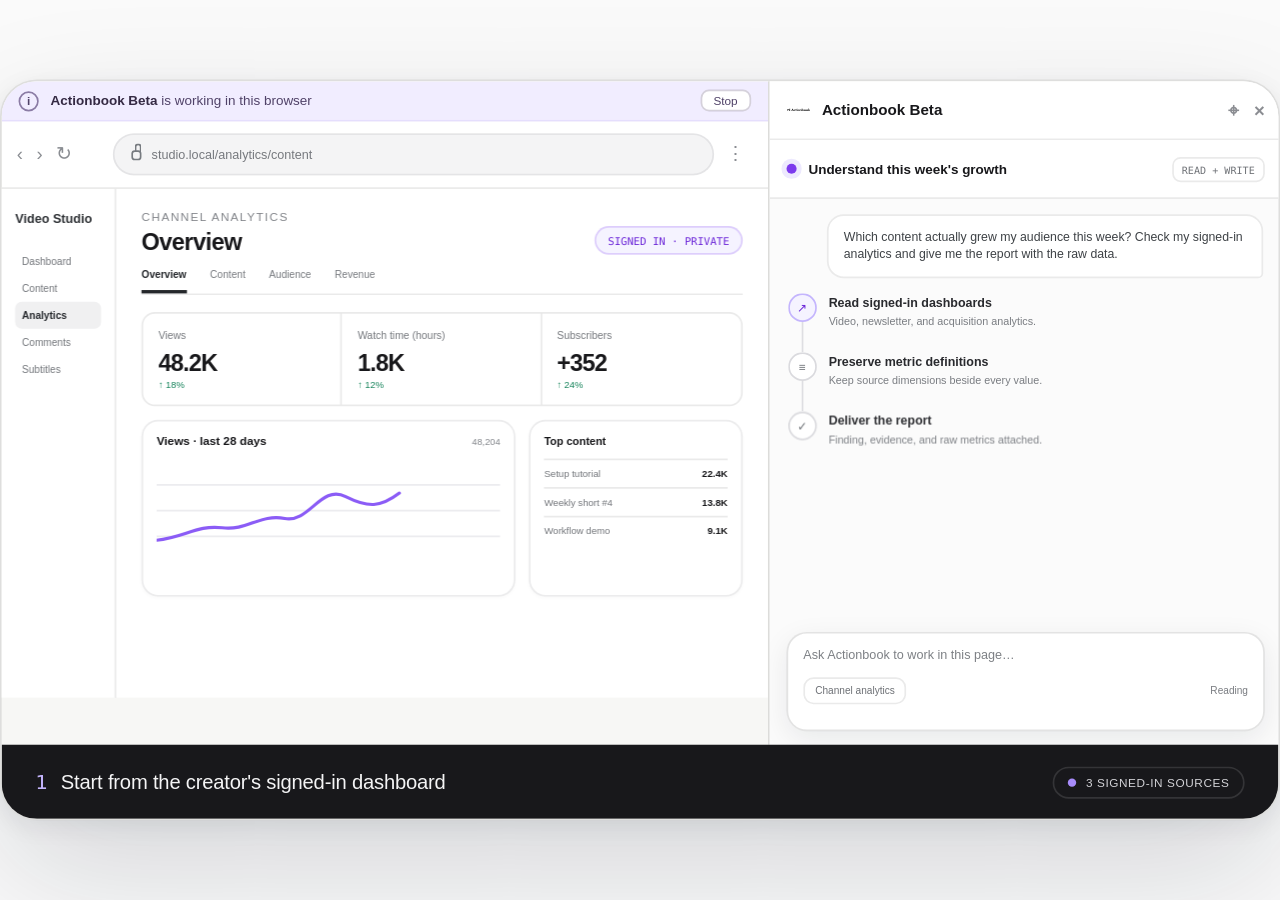
<file: assets/creator-performance-motion.html>
<!doctype html>
<html lang="en">
<head>
<meta charset="utf-8">
<meta name="viewport" content="width=device-width, initial-scale=1">
<link rel="icon" href="data:,">
<title>Actionbook Beta — Creator performance report</title>
<style>
  :root {
    color-scheme:light;
    --canvas:#fafafa;
    --surface:#ffffff;
    --muted-surface:#f4f4f5;
    --ink:#18181b;
    --secondary:#52525b;
    --muted:#71717a;
    --line:rgba(24,24,27,.09);
    --violet:#7c3aed;
    --violet-soft:#f5f3ff;
    --violet-line:rgba(124,58,237,.20);
    --success:#16845b;
    --warning:#9a6700;
  }
  * { box-sizing:border-box; }
  html,body { width:100%; height:100%; margin:0; overflow:hidden; }
  body {
    display:grid;
    place-items:center;
    background:var(--canvas);
    color:var(--ink);
    font-family:Geist,-apple-system,BlinkMacSystemFont,"Segoe UI",sans-serif;
    -webkit-font-smoothing:antialiased;
  }
  button { font:inherit; }
  .mono { font-family:"Geist Mono","SFMono-Regular",Consolas,monospace; }
  .viewport { width:100vw; height:100vh; display:grid; place-items:center; overflow:hidden; }
  .stage {
    position:relative;
    width:760px;
    height:440px;
    overflow:hidden;
    border:1px solid rgba(24,24,27,.10);
    border-radius:22px;
    background:#f5f5f4;
    box-shadow:0 32px 80px rgba(15,23,42,.15),0 4px 14px rgba(15,23,42,.07);
    transform-origin:center;
  }
  .work-area {
    position:absolute;
    inset:0 0 44px;
    display:grid;
    grid-template-columns:456px 304px;
  }

  /* Persistent browser: the same signed-in workspace stays on screen. */
  .browser {
    position:relative;
    overflow:hidden;
    background:#f7f7f5;
    border-right:1px solid rgba(24,24,27,.12);
  }
  .working-banner {
    height:24px;
    display:flex;
    align-items:center;
    gap:7px;
    padding:0 10px;
    background:#f1edff;
    border-bottom:1px solid #e5defd;
    color:#504268;
    font-size:8px;
  }
  .working-mark {
    width:12px;
    height:12px;
    display:grid;
    place-items:center;
    border:1px solid #8b7ca5;
    border-radius:50%;
    font-size:7px;
    font-weight:700;
  }
  .working-banner b { color:#342943; font-weight:650; }
  .stop-run {
    margin-left:auto;
    padding:2px 7px;
    border:1px solid rgba(80,66,104,.24);
    border-radius:5px;
    background:#fff;
    color:#504268;
    font-size:7px;
  }
  .browser-chrome {
    height:40px;
    display:grid;
    grid-template-columns:50px 1fr 16px;
    align-items:center;
    gap:7px;
    padding:0 9px;
    background:#fff;
    border-bottom:1px solid var(--line);
  }
  .nav-icons { display:flex; gap:8px; color:#8a8d92; font-size:11px; }
  .address {
    height:25px;
    display:flex;
    align-items:center;
    gap:6px;
    padding:0 10px;
    border:1px solid rgba(24,24,27,.07);
    border-radius:999px;
    background:#f4f4f5;
    color:#76797e;
    font-size:7.5px;
  }
  .lock {
    width:6px;
    height:6px;
    border:1px solid #777b80;
    border-radius:2px;
    position:relative;
  }
  .lock::before {
    content:"";
    position:absolute;
    left:1px;
    top:-5px;
    width:2px;
    height:4px;
    border:1px solid #777b80;
    border-bottom:0;
    border-radius:3px 3px 0 0;
  }
  .page-stack { position:absolute; inset:64px 0 0; overflow:hidden; }
  .page {
    position:absolute;
    inset:0;
    padding:14px 18px;
    opacity:0;
    transform:translateY(7px);
    filter:blur(1px);
    will-change:opacity,transform,filter;
  }
  .page-head { display:flex; align-items:flex-end; justify-content:space-between; }
  .eyebrow { color:#82858a; font-size:7px; letter-spacing:.12em; text-transform:uppercase; }
  .page-title { margin-top:3px; font-size:14px; font-weight:650; letter-spacing:-.025em; }
  .private-chip {
    display:flex;
    align-items:center;
    gap:4px;
    padding:4px 7px;
    border:1px solid var(--violet-line);
    border-radius:999px;
    background:var(--violet-soft);
    color:#6d28d9;
    font-size:6.3px;
  }
  .surface {
    border:1px solid rgba(24,24,27,.08);
    border-radius:10px;
    background:#fff;
    box-shadow:0 1px 2px rgba(15,23,42,.025);
  }

  /* Three source-faithful creator dashboards: video, newsletter, acquisition. */
  .dashboard-shell {
    display:grid;
    grid-template-columns:68px 1fr;
    height:100%;
    margin:-14px -18px;
    background:#fff;
  }
  .dash-rail {
    padding:13px 8px;
    border-right:1px solid var(--line);
    color:#74777c;
    font-size:6px;
  }
  .dash-rail b { display:block; margin-bottom:13px; color:#2f3236; font-size:7.5px; }
  .dash-rail span { display:block; padding:5px 4px; border-radius:4px; }
  .dash-rail .selected { background:#f0f0f1; color:#272a2e; font-weight:650; }
  .dash-main { padding:13px 15px; overflow:hidden; }
  .dash-tabs { display:flex; gap:14px; margin-top:9px; border-bottom:1px solid var(--line); color:#777a7f; font-size:6px; }
  .dash-tabs span { padding-bottom:6px; }
  .dash-tabs .selected { color:#24272b; border-bottom:2px solid #24272b; font-weight:650; }
  .metric-grid { display:grid; grid-template-columns:repeat(3,1fr); margin-top:10px; border:1px solid var(--line); border-radius:8px; }
  .metric { min-height:53px; padding:9px; border-right:1px solid var(--line); }
  .metric:last-child { border-right:0; }
  .metric-label { color:#777a7f; font-size:6.2px; }
  .metric-value { margin-top:5px; font-size:14px; font-weight:675; letter-spacing:-.035em; }
  .metric-note { margin-top:2px; color:#16845b; font-size:5.6px; }
  .studio-lower { display:grid; grid-template-columns:1.4fr .8fr; gap:8px; margin-top:8px; }
  .line-card,.top-content { padding:8px; height:105px; }
  .chart-head { display:flex; align-items:center; justify-content:space-between; }
  .chart-head b { font-size:7px; font-weight:640; }
  .chart-head span { color:#85888d; font-size:5.5px; }
  .line-chart { width:100%; height:65px; margin-top:5px; }
  .line-chart .grid { stroke:#ececef; stroke-width:1; }
  .line-chart .series { fill:none; stroke:#8b5cf6; stroke-width:2; stroke-linecap:round; stroke-linejoin:round; stroke-dasharray:220; stroke-dashoffset:220; }
  .top-content h4 { margin:0 0 7px; font-size:6.5px; }
  .content-row { display:grid; grid-template-columns:1fr auto; gap:5px; padding:5px 0; border-top:1px solid var(--line); font-size:5.7px; }
  .content-row span { color:#73767b; }
  .content-row b { font-weight:650; }

  .source-view {
    position:absolute;
    inset:0;
    padding:12px 14px;
    background:#fff;
    opacity:0;
    transform:translateY(6px);
    filter:blur(1px);
  }
  .source-view-head { display:flex; align-items:flex-start; justify-content:space-between; }
  .source-name { color:#73767b; font-size:6px; letter-spacing:.08em; text-transform:uppercase; }
  .source-view h3 { margin:3px 0 0; font-size:12px; letter-spacing:-.025em; }
  .source-state { display:flex; align-items:center; gap:4px; color:#6d28d9; font-size:5.8px; }
  .source-state::before { content:""; width:5px; height:5px; border-radius:50%; background:var(--violet); }
  .mini-tabs { display:flex; gap:13px; margin-top:8px; border-bottom:1px solid var(--line); color:#777a7f; font-size:5.8px; }
  .mini-tabs span { padding-bottom:5px; }
  .mini-tabs .selected { color:#26292d; border-bottom:2px solid #26292d; font-weight:650; }
  .source-summary { display:grid; grid-template-columns:repeat(3,1fr); margin-top:9px; border:1px solid var(--line); border-radius:7px; }
  .summary-cell { padding:7px 8px; border-right:1px solid var(--line); }
  .summary-cell:last-child { border-right:0; }
  .summary-cell span { display:block; color:#777a7f; font-size:5.5px; }
  .summary-cell b { display:block; margin-top:4px; font-size:10px; letter-spacing:-.025em; }
  .source-table { width:100%; margin-top:8px; overflow:hidden; border:1px solid var(--line); border-radius:7px; }
  .source-table table { table-layout:auto; }
  .source-table th { height:22px; padding:0 7px; font-size:5.2px; }
  .source-table td { height:25px; padding:0 7px; font-size:5.6px; }
  .source-table td:not(:first-child),.source-table th:not(:first-child) { text-align:right; white-space:nowrap; }
  .source-table td:first-child { max-width:120px; overflow:hidden; text-overflow:ellipsis; white-space:nowrap; }
  .read-focus { color:#6d28d9!important; font-weight:680; background:#faf8ff; }
  .analytics-title-row { display:flex; align-items:flex-end; justify-content:space-between; margin-top:7px; }
  .analytics-title-row b { font-size:7px; }
  .analytics-title-row span { color:#777a7f; font-size:5.4px; }
  .cursor {
    position:absolute;
    left:220px;
    top:137px;
    width:8px;
    height:11px;
    background:#222;
    clip-path:polygon(0 0,100% 72%,56% 74%,42% 100%);
    opacity:0;
    will-change:transform,opacity;
  }

  /* Metric normalization and finding */
  .normalize-head { display:flex; align-items:flex-end; justify-content:space-between; }
  .source-count { color:#6d28d9; font-size:6px; }
  .map-table { margin-top:11px; overflow:hidden; }
  table { width:100%; border-collapse:collapse; table-layout:fixed; }
  th {
    height:26px;
    padding:0 9px;
    background:#fafafa;
    color:#7b7e83;
    font-size:5.8px;
    font-weight:580;
    text-align:left;
  }
  td {
    height:30px;
    padding:0 9px;
    border-top:1px solid rgba(24,24,27,.06);
    color:#686b70;
    font-size:6.4px;
  }
  td:first-child { color:#33363a; font-weight:620; }
  .mapped { color:#6d28d9; }
  .finding {
    margin-top:9px;
    padding:10px 11px;
    border:1px solid var(--violet-line);
    border-radius:9px;
    background:linear-gradient(135deg,#fff 0%,#faf8ff 100%);
  }
  .finding-label { color:#6d28d9; font-size:6px; letter-spacing:.1em; text-transform:uppercase; }
  .finding strong { display:block; margin-top:5px; font-size:9px; line-height:1.35; letter-spacing:-.015em; }
  .finding p { margin:4px 0 0; color:#6d6870; font-size:6.3px; line-height:1.45; }

  /* Final report */
  .report-head { display:flex; align-items:flex-start; justify-content:space-between; }
  .done-chip {
    display:flex;
    align-items:center;
    gap:4px;
    padding:4px 7px;
    border-radius:999px;
    background:#effaf5;
    color:var(--success);
    font-size:6px;
  }
  .report-grid { display:grid; grid-template-columns:1.2fr .8fr; gap:8px; margin-top:10px; }
  .insight-card { padding:12px; min-height:152px; }
  .insight-kicker { color:#6d28d9; font-size:6px; text-transform:uppercase; letter-spacing:.11em; }
  .insight-card h3 { margin:7px 0 0; font-size:12px; line-height:1.25; letter-spacing:-.025em; }
  .insight-card p { margin:7px 0 0; color:#65686d; font-size:6.5px; line-height:1.5; }
  .evidence-row { display:flex; gap:5px; margin-top:10px; flex-wrap:wrap; }
  .evidence {
    padding:4px 6px;
    border:1px solid var(--line);
    border-radius:6px;
    color:#6f7277;
    font-size:5.8px;
    background:#fafafa;
  }
  .file-stack { display:grid; gap:7px; }
  .file-card { padding:10px; min-height:72px; }
  .file-type { color:#6d28d9; font-size:6px; font-weight:660; }
  .file-name { margin-top:5px; font-size:7px; font-weight:630; overflow-wrap:anywhere; }
  .file-meta { margin-top:4px; color:#85888d; font-size:5.8px; line-height:1.35; }

  /* Actionbook side panel — shared component geometry with the other hero scenes. */
  .panel { position:relative; background:#fbfbfb; overflow:hidden; }
  .panel-brand {
    height:35px; display:flex; align-items:center; gap:7px; padding:0 10px;
    border-bottom:1px solid var(--line); background:#fff; font-size:9px; font-weight:660;
  }
  .brand-mark { width:14px; height:14px; object-fit:contain; }
  .panel-actions { margin-left:auto; color:#8b8d92; font-size:11px; }
  .taskbar {
    height:35px; display:flex; align-items:center; gap:7px; padding:0 10px;
    border-bottom:1px solid var(--line); background:#fff;
  }
  .task-dot { width:6px; height:6px; border-radius:50%; background:var(--violet); box-shadow:0 0 0 3px #ede9fe; }
  .task-title { font-size:8px; font-weight:620; }
  .safe-chip { margin-left:auto; padding:3px 5px; border:1px solid var(--line); border-radius:5px; color:#6f7277; font-size:6px; }
  .transcript { position:absolute; inset:70px 0 76px; overflow:hidden; padding:9px 11px; }
  .prompt {
    margin-left:23px; padding:8px 9px; border:1px solid var(--line);
    border-radius:10px 10px 3px 10px; background:#fff; color:#3e4246;
    font-size:7.3px; line-height:1.4; opacity:0; transform:translateY(6px);
  }
  .timeline { position:relative; margin-top:9px; }
  .step {
    position:relative; display:grid; grid-template-columns:17px 1fr; gap:7px;
    min-height:35px; opacity:0; transform:translateY(6px);
  }
  #step-one::after,#step-two::after {
    content:""; position:absolute; left:8px; top:17px; bottom:0; width:1px; background:#dedee2;
  }
  .step-icon {
    position:relative; z-index:1; width:17px; height:17px; display:grid; place-items:center;
    border:1px solid #dadade; border-radius:50%; background:#fff; color:#6c7075; font-size:7px;
  }
  .step.is-active .step-icon { border-color:#c4b5fd; background:var(--violet-soft); color:#6d28d9; }
  .step.is-done .step-icon { border-color:#b9e3d0; background:#ecfdf5; color:#13714f; }
  .step-copy b { display:block; padding-top:1px; color:#292a2e; font-size:7.4px; font-weight:650; line-height:1.25; }
  .step-copy span { display:block; margin-top:2px; color:#7a7d82; font-size:6.4px; line-height:1.28; }
  .progress,.completion {
    margin:1px 0 0 24px; padding:7px 8px; border-radius:8px; background:#fff;
    font-size:6px; line-height:1.45; opacity:0; transform:translateY(6px);
  }
  .progress { border:1px solid var(--violet-line); color:#6a6076; }
  .progress b { color:#493b59; font-size:6.6px; font-weight:630; }
  .completion { border:1px solid rgba(22,132,91,.18); color:#5d6863; }
  .completion b { display:block; color:#245f48; font-size:7px; margin-bottom:3px; }
  .composer {
    position:absolute; left:10px; right:10px; bottom:8px; height:59px; padding:8px 9px;
    border:1px solid rgba(24,24,27,.12); border-radius:12px; background:#fff;
    box-shadow:0 5px 17px rgba(15,23,42,.08);
  }
  .composer-text { color:#7d8085; font-size:7.5px; }
  .composer-tools { display:flex; align-items:center; margin-top:9px; }
  .page-chip {
    max-width:155px; padding:4px 6px; border:1px solid var(--line); border-radius:6px;
    color:#6d7075; font-size:6px; overflow:hidden; white-space:nowrap; text-overflow:ellipsis;
  }
  .run-state { margin-left:auto; color:#797c81; font-size:6px; }
  .caption-strip {
    position:absolute; left:0; right:0; bottom:0; height:44px; display:flex; align-items:center;
    padding:0 20px; background:#18181b; color:#f4f4f5; overflow:hidden;
  }
  .caption {
    position:absolute; left:20px; right:132px; font-size:12px; font-weight:520;
    letter-spacing:-.01em; opacity:0; transform:translateY(5px);
  }
  .caption .num { margin-right:8px; color:#c4b5fd; font-variant-numeric:tabular-nums; }
  .source-safety {
    margin-left:auto; display:flex; align-items:center; gap:6px; padding:5px 8px;
    border:1px solid rgba(255,255,255,.12); border-radius:999px; color:#d4d4d8;
    font-size:7px; letter-spacing:.05em; text-transform:uppercase;
  }
  .source-safety::before { content:""; width:5px; height:5px; border-radius:50%; background:#a78bfa; }
  @media (prefers-reduced-motion: reduce) {
    .page,.caption,.cursor { transition:none!important; animation:none!important; }
  }
</style>
</head>
<body>
<div class="viewport">
  <main class="stage" id="stage" aria-label="Actionbook reads a creator's signed-in analytics, aligns metrics across platforms, and delivers a performance report">
    <div class="work-area">
      <section class="browser">
        <div class="working-banner"><span class="working-mark">i</span><span><b>Actionbook Beta</b> is working in this browser</span><button class="stop-run">Stop</button></div>
        <div class="browser-chrome"><div class="nav-icons"><span>‹</span><span>›</span><span>↻</span></div><div class="address"><span class="lock"></span><span id="address-text">studio.local/analytics</span></div><div class="nav-icons">⋮</div></div>
        <div class="page-stack">
          <article class="page" id="dashboard-page">
            <div class="dashboard-shell">
              <nav class="dash-rail"><b>Video Studio</b><span>Dashboard</span><span>Content</span><span class="selected">Analytics</span><span>Comments</span><span>Subtitles</span></nav>
              <div class="dash-main">
                <div class="page-head"><div><div class="eyebrow">Channel analytics</div><div class="page-title">Overview</div></div><span class="private-chip mono">SIGNED IN · PRIVATE</span></div>
                <div class="dash-tabs"><span class="selected">Overview</span><span>Content</span><span>Audience</span><span>Revenue</span></div>
                <div class="metric-grid">
                  <div class="metric"><div class="metric-label">Views</div><div class="metric-value">48.2K</div><div class="metric-note">↑ 18%</div></div>
                  <div class="metric"><div class="metric-label">Watch time (hours)</div><div class="metric-value">1.8K</div><div class="metric-note">↑ 12%</div></div>
                  <div class="metric"><div class="metric-label">Subscribers</div><div class="metric-value">+352</div><div class="metric-note">↑ 24%</div></div>
                </div>
                <div class="studio-lower">
                  <div class="line-card surface">
                    <div class="chart-head"><b>Views · last 28 days</b><span>48,204</span></div>
                    <svg class="line-chart" viewBox="0 0 220 65" aria-hidden="true">
                      <path class="grid" d="M0 16.5H220M0 33H220M0 49.5H220"></path>
                      <path class="series" id="studio-series" d="M0 52 C18 50 26 42 42 44 S66 35 82 38 S105 16 121 24 S145 31 160 18 S185 28 220 8"></path>
                    </svg>
                  </div>
                  <div class="top-content surface"><h4>Top content</h4><div class="content-row"><span>Setup tutorial</span><b>22.4K</b></div><div class="content-row"><span>Weekly short #4</span><b>13.8K</b></div><div class="content-row"><span>Workflow demo</span><b>9.1K</b></div></div>
                </div>
              </div>
            </div>
          </article>

          <article class="page" id="reading-page">
            <section class="source-view" id="video-view">
              <div class="source-view-head"><div><div class="source-name">Video Studio · Analytics</div><h3>Content performance</h3></div><span class="source-state">Signed in</span></div>
              <div class="mini-tabs"><span>Overview</span><span class="selected">Content</span><span>Audience</span><span>Revenue</span></div>
              <div class="source-summary"><div class="summary-cell"><span>Views</span><b>48.2K</b></div><div class="summary-cell"><span>Watch time (hours)</span><b>1.8K</b></div><div class="summary-cell"><span>Subscribers</span><b>+352</b></div></div>
              <div class="source-table"><table><thead><tr><th>Content</th><th>Views</th><th>Watch time</th><th>Subscribers</th></tr></thead><tbody><tr><td>Long-form tutorials</td><td>22.4K</td><td>1.3K hr</td><td class="read-focus">+268</td></tr><tr><td>Short updates</td><td>25.8K</td><td>0.5K hr</td><td class="read-focus">+84</td></tr></tbody></table></div>
            </section>
            <section class="source-view" id="newsletter-view">
              <div class="source-view-head"><div><div class="source-name">Newsletter · Stats</div><h3>Publication overview</h3></div><span class="source-state">Signed in</span></div>
              <div class="mini-tabs"><span>Home</span><span>Posts</span><span>Subscribers</span><span class="selected">Stats</span></div>
              <div class="source-summary"><div class="summary-cell"><span>Total subscribers</span><b>5,420</b></div><div class="summary-cell"><span>Paid subscribers</span><b>318</b></div><div class="summary-cell"><span>Gross annualized revenue</span><b>$31.8K</b></div></div>
              <div class="source-table"><table><thead><tr><th>Post</th><th>Deliveries</th><th>Open rate</th><th>Free subs</th><th>Paid</th></tr></thead><tbody><tr><td>Setup tutorial</td><td>4.9K</td><td>52%</td><td class="read-focus">+146</td><td>+12</td></tr><tr><td>Weekly links</td><td>4.8K</td><td>39%</td><td class="read-focus">+31</td><td>+2</td></tr></tbody></table></div>
            </section>
            <section class="source-view" id="analytics-view">
              <div class="source-view-head"><div><div class="source-name">Web Analytics · Acquisition</div><h3>Traffic acquisition</h3></div><span class="source-state">Signed in</span></div>
              <div class="analytics-title-row"><b>Session source / medium</b><span>Last 7 days · All users</span></div>
              <div class="source-table"><table><thead><tr><th>Session source / medium</th><th>Sessions</th><th>Engaged sessions</th><th>Engagement rate</th><th>Key events</th></tr></thead><tbody><tr><td>youtube / video</td><td>1,240</td><td>843</td><td class="read-focus">68%</td><td class="read-focus">94</td></tr><tr><td>newsletter / email</td><td>684</td><td>506</td><td>74%</td><td>61</td></tr><tr><td>direct / (none)</td><td>522</td><td>251</td><td>48%</td><td>19</td></tr><tr><td>social / short</td><td>396</td><td>166</td><td>42%</td><td>12</td></tr></tbody></table></div>
              <div class="analytics-title-row"><span>Primary dimension preserves the original attribution field.</span><span class="mono">4 ROWS READ</span></div>
            </section>
            <span class="cursor" id="cursor"></span>
          </article>

          <article class="page" id="normalize-page">
            <div class="normalize-head"><div><div class="eyebrow">Metric map</div><div class="page-title">Keep each platform's definition intact</div></div><span class="source-count mono">3 SOURCES · ALIGNED</span></div>
            <div class="map-table surface">
              <table>
                <thead><tr><th>Source</th><th>Dimension</th><th>Primary metric</th><th>Conversion signal</th></tr></thead>
                <tbody>
                  <tr class="map-row"><td>Video Studio</td><td>Content format</td><td class="mapped">Views · watch time</td><td class="mapped">Subscribers gained</td></tr>
                  <tr class="map-row"><td>Newsletter</td><td>Post</td><td class="mapped">Deliveries · open rate</td><td class="mapped">Free / paid subs</td></tr>
                  <tr class="map-row"><td>Web Analytics</td><td>Session source / medium</td><td class="mapped">Sessions · engagement</td><td class="mapped">Key events</td></tr>
                </tbody>
              </table>
            </div>
            <div class="finding" id="finding">
              <div class="finding-label mono">Grounded finding</div>
              <strong>Long-form tutorials gained 3.2× more video subscribers than short updates.</strong>
              <p>+268 vs +84 subscribers; tutorial-led traffic also recorded 94 key events. Source fields stay attached.</p>
            </div>
          </article>

          <article class="page" id="report-page">
            <div class="report-head"><div><div class="eyebrow">Finished artifact</div><div class="page-title">Creator performance report</div></div><span class="done-chip">✓ Ready</span></div>
            <div class="report-grid">
              <div class="insight-card surface">
                <div class="insight-kicker mono">What actually grew the audience</div>
                <h3>Tutorials converted better than short updates.</h3>
                <p>They generated fewer views, but 3.2× more video subscribers. Newsletter post stats and attributed key events point in the same direction.</p>
                <div class="evidence-row"><span class="evidence">Video Studio · +268</span><span class="evidence">Newsletter · +158</span><span class="evidence">Web Analytics · 94</span></div>
              </div>
              <div class="file-stack">
                <div class="file-card surface"><div class="file-type mono">REPORT</div><div class="file-name">creator-performance-report.md</div><div class="file-meta">Finding, evidence, and next focus</div></div>
                <div class="file-card surface"><div class="file-type mono">RAW DATA</div><div class="file-name">raw-metrics.csv</div><div class="file-meta">3 signed-in sources · aligned fields</div></div>
              </div>
            </div>
          </article>
        </div>
      </section>

      <aside class="panel">
        <header class="panel-brand"><img class="brand-mark" src="actionbook-logo.svg" alt=""><span>Actionbook Beta</span><span class="panel-actions">⌖ &nbsp; ×</span></header>
        <div class="taskbar"><span class="task-dot"></span><span class="task-title" id="task-title">Understand this week's growth</span><span class="safe-chip mono">READ + WRITE</span></div>
        <div class="transcript">
          <div class="prompt" id="prompt">Which content actually grew my audience this week? Check my signed-in analytics and give me the report with the raw data.</div>
          <div class="timeline">
            <div class="step" id="step-one"><span class="step-icon">↗</span><div class="step-copy"><b>Read signed-in dashboards</b><span>Video, newsletter, and acquisition analytics.</span></div></div>
            <div class="step" id="step-two"><span class="step-icon">≡</span><div class="step-copy"><b>Preserve metric definitions</b><span>Keep source dimensions beside every value.</span></div></div>
            <div class="step" id="step-three"><span class="step-icon">✓</span><div class="step-copy"><b>Deliver the report</b><span>Finding, evidence, and raw metrics attached.</span></div></div>
            <div class="progress" id="progress"><b id="progress-title">Opening channel analytics</b><br><span id="progress-note">Using the creator's current signed-in session</span></div>
            <div class="completion" id="completion"><b>Creator performance report is ready</b><span>2 files · 3 signed-in sources · evidence kept</span></div>
          </div>
        </div>
        <div class="composer"><div class="composer-text">Ask Actionbook to work in this page…</div><div class="composer-tools"><span class="page-chip" id="page-chip">Channel analytics</span><span class="run-state" id="run-state">Reading</span></div></div>
      </aside>
    </div>
    <footer class="caption-strip">
      <div class="caption"><span class="num mono">1</span>Start from the creator's signed-in dashboard</div>
      <div class="caption"><span class="num mono">2</span>Read each platform in its native structure</div>
      <div class="caption"><span class="num mono">3</span>Keep every finding tied to source metrics</div>
      <div class="caption"><span class="num mono">4</span>Deliver the report and the raw data</div>
      <span class="source-safety">3 signed-in sources</span>
    </footer>
  </main>
</div>
<script>
(function(){
  "use strict";
  var DURATION=14;
  var reduced=window.matchMedia("(prefers-reduced-motion: reduce)").matches;
  var stage=document.getElementById("stage");
  var pages=[
    document.getElementById("dashboard-page"),
    document.getElementById("reading-page"),
    document.getElementById("normalize-page"),
    document.getElementById("report-page")
  ];
  var captions=Array.prototype.slice.call(document.querySelectorAll(".caption"));
  var sourceViews=[
    document.getElementById("video-view"),
    document.getElementById("newsletter-view"),
    document.getElementById("analytics-view")
  ];
  var mapRows=Array.prototype.slice.call(document.querySelectorAll(".map-row"));
  var cursor=document.getElementById("cursor");
  var addressText=document.getElementById("address-text");
  var studioSeries=document.getElementById("studio-series");
  var prompt=document.getElementById("prompt");
  var steps=[document.getElementById("step-one"),document.getElementById("step-two"),document.getElementById("step-three")];
  var taskTitle=document.getElementById("task-title");
  var progress=document.getElementById("progress");
  var progressTitle=document.getElementById("progress-title");
  var progressNote=document.getElementById("progress-note");
  var completion=document.getElementById("completion");
  var pageChip=document.getElementById("page-chip");
  var runState=document.getElementById("run-state");
  var finding=document.getElementById("finding");

  var sources=[
    {url:"studio.local/analytics/content",progress:"Reading Video Studio",note:"Views, watch time, and subscribers by content",page:"Video Studio · Content"},
    {url:"newsletter.local/publish/stats",progress:"Reading Newsletter Stats",note:"Posts, open rate, free and paid subscriptions",page:"Newsletter · Stats"},
    {url:"analytics.local/reports/acquisition",progress:"Reading Traffic acquisition",note:"Session source / medium, engagement, and key events",page:"Web Analytics · Acquisition"}
  ];

  function clamp(v,a,b){return Math.max(a,Math.min(b,v));}
  function range(t,a,b){return clamp((t-a)/(b-a),0,1);}
  function expo(t){return t===1?1:1-Math.pow(2,-10*t);}
  function show(el,p,y){
    var e=expo(clamp(p,0,1));
    el.style.opacity=e.toFixed(3);
    el.style.transform="translateY("+((1-e)*y).toFixed(2)+"px)";
  }
  function pageState(el,p){
    var e=expo(clamp(p,0,1));
    el.style.opacity=e.toFixed(3);
    el.style.transform="translateY("+((1-e)*7).toFixed(2)+"px)";
    el.style.filter="blur("+((1-e)*1).toFixed(2)+"px)";
    el.style.pointerEvents=e>.9?"auto":"none";
  }
  function visibility(t,index){
    if(index===0) return t<3.34?1:1-range(t,3.08,3.46);
    if(index===1){
      if(t<3.04||t>7.66) return 0;
      return Math.min(range(t,3.04,3.42),1-range(t,7.28,7.68));
    }
    if(index===2){
      if(t<7.24||t>10.78) return 0;
      return Math.min(range(t,7.24,7.62),1-range(t,10.4,10.8));
    }
    return t<10.36?0:range(t,10.36,10.82);
  }
  function setStep(stepIndex,t){
    var icons=["↗","≡","✓"];
    for(var i=0;i<steps.length;i++){
      steps[i].classList.toggle("is-done",i<stepIndex);
      steps[i].classList.toggle("is-active",i===stepIndex);
      steps[i].querySelector(".step-icon").textContent=i<stepIndex?"✓":icons[i];
      show(steps[i],range(t,.45+i*.18,.72+i*.18),6);
    }
    if(stepIndex>2){
      for(var j=0;j<steps.length;j++){
        steps[j].classList.add("is-done");
        steps[j].classList.remove("is-active");
        steps[j].querySelector(".step-icon").textContent="✓";
      }
    }
    progress.style.display=stepIndex>2?"none":"block";
    completion.style.display=stepIndex>2?"block":"none";
    if(stepIndex<=2) show(progress,range(t,.98,1.28),6);
    completion.style.opacity=stepIndex>2?expo(range(t,11.35,11.7)).toFixed(3):"0";
    completion.style.transform="translateY("+((1-expo(range(t,11.35,11.7)))*7).toFixed(2)+"px)";
  }
  function render(t){
    t=clamp(t,0,DURATION-.001);
    for(var i=0;i<pages.length;i++) pageState(pages[i],visibility(t,i));

    var captionStarts=[0,3.45,7.7,10.85];
    var captionEnds=[3.35,7.55,10.7,14];
    for(var c=0;c<captions.length;c++){
      var cp=t>=captionStarts[c]&&t<captionEnds[c]?Math.min(range(t,captionStarts[c],captionStarts[c]+.22),1-range(t,captionEnds[c]-.22,captionEnds[c])):0;
      show(captions[c],cp,5);
    }

    show(prompt,range(t,.08,.42),6);
    studioSeries.style.strokeDashoffset=(220*(1-expo(range(t,.65,2.15)))).toFixed(1);

    var readLocal=clamp(t-3.34,0,4.15);
    var sourceIndex=Math.min(2,Math.floor(readLocal/1.3));
    var source=sources[sourceIndex];
    for(var view=0;view<sourceViews.length;view++){
      var center=3.36+view*1.3;
      var vp=Math.min(range(t,center,center+.24),1-range(t,center+1.08,center+1.3));
      pageState(sourceViews[view],vp);
    }
    addressText.textContent=source.url;
    progressTitle.textContent=source.progress;
    progressNote.textContent=source.note;
    pageChip.textContent=source.page;
    cursor.style.opacity=t>=3.55&&t<7.22?".86":"0";
    var cursorX=sourceIndex*12+Math.round((readLocal%1.3)*16);
    var cursorY=Math.floor((readLocal*1.55)%3)*24;
    cursor.style.transform="translate("+cursorX+"px,"+cursorY+"px)";

    for(var r=0;r<mapRows.length;r++) show(mapRows[r],range(t,7.72+r*.32,8.08+r*.32),5);
    show(finding,range(t,9.04,9.55),7);

    var stepIndex=t<7.55?0:t<10.8?1:t<11.35?2:3;
    setStep(stepIndex,t);
    taskTitle.textContent=t<3.35?"Understand this week's growth":t<7.55?"Read creator analytics":t<10.8?"Connect the growth path":t<11.35?"Write the creator report":"Creator report ready";
    runState.textContent=t<7.55?"Reading":t<10.8?"Analyzing":t<11.35?"Writing":"Done";
    if(t<3.35){
      progressTitle.textContent="Opening channel analytics";
      progressNote.textContent="Using the creator's current signed-in session";
      pageChip.textContent="Channel analytics";
    } else if(t>=7.55&&t<10.8){
      progressTitle.textContent="Aligning reach to subscriber growth";
      progressNote.textContent="Matching definitions across three sources";
      pageChip.textContent="3 signed-in sources";
      addressText.textContent="workspace.local/creator/metric-map";
    } else if(t>=10.8&&t<11.35){
      progressTitle.textContent="Writing the report and raw data";
      progressNote.textContent="Keeping the finding tied to all three sources";
      pageChip.textContent="creator-performance-report.md";
      addressText.textContent="workspace.local/files/creator-performance-report";
    } else if(t>=11.35){
      pageChip.textContent="creator-performance-report.md";
      addressText.textContent="workspace.local/files/creator-performance-report";
    }

    document.body.dataset.beat=String(stepIndex+1);
    document.body.dataset.playing=String(playing);
  }
  function fit(){
    var scale=Math.min(window.innerWidth/760,window.innerHeight/440,1.7);
    stage.style.position="absolute";
    stage.style.left="50%";
    stage.style.top="50%";
    stage.style.transform="translate(-50%,-50%) scale("+scale+")";
  }
  window.addEventListener("resize",fit);
  fit();

  var time=reduced?DURATION-.35:0;
  var playing=false;
  var lastTick=null;
  function tick(now){
    if(lastTick===null){
      lastTick=now;
      window.__ready=true;
      render(time);
      requestAnimationFrame(tick);
      return;
    }
    var dt=(now-lastTick)/1000;
    lastTick=now;
    if(playing){
      time+=dt;
      if(time>=DURATION) time=window.__recording?DURATION-.001:0;
      render(time);
    }
    requestAnimationFrame(tick);
  }
  window.__seek=function(t){time=clamp(Number(t)||0,0,DURATION-.001);lastTick=performance.now();render(time);};
  window.__pause=function(){playing=false;window.__playing=false;document.body.dataset.playing="false";};
  window.__play=function(){
    if(reduced){render(DURATION-.35);return;}
    playing=true;
    window.__playing=true;
    document.body.dataset.playing="true";
    lastTick=null;
  };
  window.__motionDuration=DURATION;
  window.__reducedMotion=reduced;
  window.addEventListener("message",function(event){
    if(event.data==="actionbook:pause") window.__pause();
    if(event.data==="actionbook:play") window.__play();
  });
  document.fonts.ready.then(function(){
    render(time);
    playing=!reduced;
    window.__playing=playing;
    document.body.dataset.playing=String(playing);
    document.body.dataset.reducedMotion=String(reduced);
    requestAnimationFrame(tick);
  });
})();
</script>
</body>
</html>
</file>
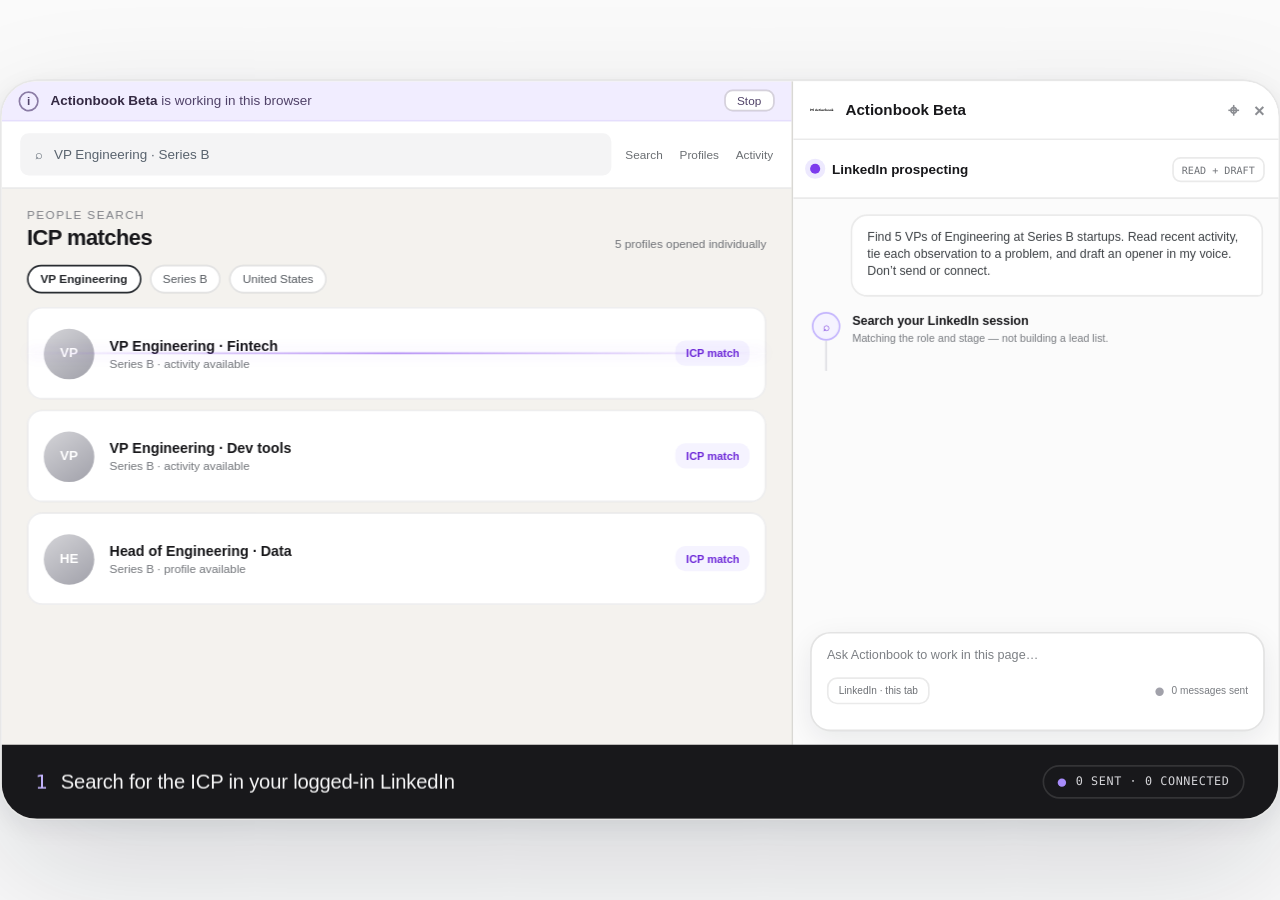
<file: assets/linkedin-prospecting-motion.html>
<!doctype html>
<html lang="en">
<head>
<meta charset="utf-8">
<meta name="viewport" content="width=device-width, initial-scale=1">
<link rel="icon" href="data:,">
<title>Actionbook Beta — LinkedIn prospecting motion</title>
<style>
  :root {
    color-scheme: light;
    --canvas:#fafafa;
    --surface:#fff;
    --surface-muted:#f4f4f5;
    --ink:#18181b;
    --secondary:#52525b;
    --muted:#71717a;
    --line:rgba(24,24,27,.09);
    --violet:#7c3aed;
    --violet-soft:#f5f3ff;
    --success:#16845b;
    --warning:#a16207;
  }
  * { box-sizing:border-box; }
  html,body { width:100%; height:100%; margin:0; overflow:hidden; }
  body {
    display:grid;
    place-items:center;
    background:var(--canvas);
    color:var(--ink);
    font-family:Geist,-apple-system,BlinkMacSystemFont,"Segoe UI",sans-serif;
    -webkit-font-smoothing:antialiased;
  }
  button { font:inherit; }
  .mono { font-family:"Geist Mono","SFMono-Regular",Consolas,monospace; }
  .viewport { width:100vw; height:100vh; display:grid; place-items:center; overflow:hidden; }
  .stage {
    position:relative;
    width:760px;
    height:440px;
    overflow:hidden;
    border:1px solid rgba(24,24,27,.1);
    border-radius:22px;
    background:var(--surface);
    box-shadow:0 32px 80px rgba(15,23,42,.15),0 4px 14px rgba(15,23,42,.07);
    transform-origin:center;
  }
  .work-area {
    position:absolute;
    inset:0 0 44px;
    display:grid;
    grid-template-columns:470px 290px;
  }

  /* Browser surface */
  .browser {
    position:relative;
    min-width:0;
    overflow:hidden;
    background:#f4f2ee;
    border-right:1px solid rgba(24,24,27,.12);
  }
  .debug-banner {
    height:24px;
    display:flex;
    align-items:center;
    gap:7px;
    padding:0 10px;
    background:#f1edff;
    border-bottom:1px solid #e5defd;
    color:#504268;
    font-size:8px;
  }
  .debug-mark {
    width:12px;
    height:12px;
    display:grid;
    place-items:center;
    border:1px solid #8b7ca5;
    border-radius:50%;
    font-size:7px;
    font-weight:700;
  }
  .debug-banner b { color:#342943; font-weight:650; }
  .stop-run {
    margin-left:auto;
    padding:2px 7px;
    border:1px solid rgba(80,66,104,.24);
    border-radius:5px;
    background:#fff;
    color:#504268;
    font-size:7px;
  }
  .linkedin-nav {
    height:40px;
    display:grid;
    grid-template-columns:1fr auto;
    align-items:center;
    gap:8px;
    padding:0 11px;
    background:#fff;
    border-bottom:1px solid var(--line);
  }
  .search-box {
    height:25px;
    display:flex;
    align-items:center;
    gap:6px;
    padding:0 9px;
    border-radius:5px;
    background:#f4f4f5;
    color:#59636e;
    font-size:8px;
  }
  .nav-items { display:flex; gap:10px; color:#6b6f73; font-size:7px; }
  .browser-page {
    position:absolute;
    inset:64px 0 0;
    overflow:hidden;
    background:#f4f2ee;
  }
  .page {
    position:absolute;
    inset:0;
    padding:12px 15px;
    opacity:0;
    transform:translateY(7px);
    will-change:opacity,transform,filter;
  }
  .page.is-visible { pointer-events:auto; }
  .surface {
    border:1px solid rgba(24,24,27,.08);
    border-radius:10px;
    background:#fff;
    box-shadow:0 1px 2px rgba(15,23,42,.025);
  }
  .page-heading {
    display:flex;
    align-items:flex-end;
    justify-content:space-between;
    margin-bottom:9px;
  }
  .eyebrow {
    color:#7c7f85;
    font-size:7px;
    letter-spacing:.12em;
    text-transform:uppercase;
  }
  .page-title {
    margin-top:2px;
    font-size:13px;
    font-weight:640;
    letter-spacing:-.025em;
  }
  .result-count { color:#6f7277; font-size:7px; }
  .filters {
    display:flex;
    align-items:center;
    gap:5px;
    margin-bottom:8px;
  }
  .filter {
    padding:4px 7px;
    border:1px solid rgba(24,24,27,.12);
    border-radius:999px;
    background:#fff;
    color:#555a60;
    font-size:7px;
  }
  .filter.active { border-color:#292d32; color:#26292d; font-weight:620; }
  .prospects { display:grid; gap:6px; }
  .prospect {
    position:relative;
    display:grid;
    grid-template-columns:30px 1fr auto;
    align-items:center;
    gap:9px;
    min-height:55px;
    padding:7px 9px;
    border:1px solid rgba(24,24,27,.07);
    border-radius:9px;
    background:#fff;
    overflow:hidden;
  }
  .prospect::after {
    content:"";
    position:absolute;
    inset:0;
    border:1.5px solid var(--violet);
    border-radius:inherit;
    opacity:var(--scan,0);
    box-shadow:inset 0 0 0 2px rgba(124,58,237,.06);
  }
  .avatar {
    width:30px;
    height:30px;
    display:grid;
    place-items:center;
    border-radius:50%;
    background:linear-gradient(145deg,#d4d4d8,#a1a1aa);
    color:#fff;
    font-size:8px;
    font-weight:700;
  }
  .person-role { font-size:8.5px; font-weight:650; }
  .person-meta { margin-top:2px; color:#74777c; font-size:7px; }
  .match {
    padding:4px 6px;
    border-radius:6px;
    background:var(--violet-soft);
    color:#6d28d9;
    font-size:6.5px;
    font-weight:650;
  }
  .search-sweep {
    position:absolute;
    z-index:2;
    left:15px;
    right:15px;
    height:1px;
    top:84px;
    background:linear-gradient(90deg,transparent,var(--violet),transparent);
    opacity:0;
    box-shadow:0 0 9px rgba(124,58,237,.42);
  }

  /* Anonymous profile and activity */
  .profile-card { overflow:hidden; }
  .profile-cover {
    height:42px;
    background:linear-gradient(120deg,#e4e4e7,#d4d4d8);
  }
  .profile-head {
    position:relative;
    min-height:72px;
    padding:25px 12px 8px 59px;
  }
  .profile-head .avatar {
    position:absolute;
    left:12px;
    top:-20px;
    width:42px;
    height:42px;
    border:3px solid #fff;
    font-size:10px;
  }
  .profile-title { font-size:10px; font-weight:680; }
  .profile-sub { margin-top:2px; color:#666a70; font-size:7px; }
  .activity {
    margin-top:8px;
    padding:10px 11px;
  }
  .activity-head {
    display:flex;
    align-items:center;
    justify-content:space-between;
    margin-bottom:7px;
  }
  .activity-head b { font-size:8px; }
  .activity-head span { color:#777b80; font-size:6.5px; }
  .activity-copy {
    font-size:8.2px;
    line-height:1.45;
    color:#383c40;
  }
  .activity-meta {
    display:flex;
    gap:10px;
    margin-top:7px;
    color:#7a7d82;
    font-size:6.5px;
  }
  .observation {
    position:absolute;
    left:205px;
    right:15px;
    bottom:13px;
    padding:9px 10px;
    border:1px solid rgba(124,58,237,.2);
    border-radius:10px;
    background:rgba(255,255,255,.97);
    box-shadow:0 12px 28px rgba(57,37,89,.13);
    opacity:0;
    transform:translateY(8px);
  }
  .observation-label {
    color:#6d28d9;
    font-size:6.5px;
    letter-spacing:.1em;
    text-transform:uppercase;
  }
  .observation b { display:block; margin-top:4px; font-size:8.5px; line-height:1.3; }
  .observation p { margin:3px 0 0; color:#6a6d72; font-size:7px; line-height:1.3; }

  /* CSV artifact */
  .csv-shell { overflow:hidden; }
  .csv-toolbar {
    height:38px;
    display:flex;
    align-items:center;
    gap:8px;
    padding:0 10px;
    border-bottom:1px solid var(--line);
  }
  .csv-icon {
    width:23px;
    height:23px;
    display:grid;
    place-items:center;
    border-radius:6px;
    background:var(--violet-soft);
    color:#6d28d9;
    font-size:7px;
    font-weight:750;
  }
  .csv-title { font-size:9px; font-weight:680; }
  .csv-sub { margin-top:1px; color:#797c81; font-size:6.5px; }
  .summary-chips { margin-left:auto; display:flex; gap:4px; }
  .summary-chip {
    padding:4px 6px;
    border-radius:999px;
    background:#f4f4f5;
    color:#5f6368;
    font-size:6px;
    font-weight:650;
  }
  .summary-chip.good { background:#ecfdf5; color:#13714f; }
  .summary-chip.warn { background:#fffbeb; color:#92620b; }
  table { width:100%; border-collapse:collapse; font-size:6.7px; }
  th,td {
    height:32px;
    padding:0 8px;
    text-align:left;
    border-bottom:1px solid rgba(24,24,27,.065);
    vertical-align:middle;
  }
  th {
    height:25px;
    background:#fafafa;
    color:#74777c;
    font-weight:600;
  }
  .row { opacity:0; transform:translateY(5px); }
  .role { color:#2f3337; font-weight:620; }
  .evidence { color:#64686d; }
  .status {
    display:inline-block;
    padding:3px 5px;
    border-radius:5px;
    background:#ecfdf5;
    color:#13714f;
    font-size:6px;
    font-weight:650;
    white-space:nowrap;
  }
  .status.thin { background:#fffbeb; color:#92620b; }

  /* Actionbook side panel */
  .panel { position:relative; overflow:hidden; background:#fbfbfb; }
  .panel-brand {
    height:35px;
    display:flex;
    align-items:center;
    gap:7px;
    padding:0 10px;
    border-bottom:1px solid var(--line);
    background:#fff;
    font-size:9px;
    font-weight:660;
  }
  .brand-mark { width:14px; height:14px; object-fit:contain; }
  .panel-actions { margin-left:auto; color:#8b8d92; font-size:11px; }
  .taskbar {
    height:35px;
    display:flex;
    align-items:center;
    gap:7px;
    padding:0 10px;
    border-bottom:1px solid var(--line);
    background:#fff;
  }
  .task-dot { width:6px; height:6px; border-radius:50%; background:var(--violet); box-shadow:0 0 0 3px #ede9fe; }
  .task-title { font-size:8px; font-weight:620; }
  .safe-chip {
    margin-left:auto;
    padding:3px 5px;
    border:1px solid var(--line);
    border-radius:5px;
    color:#6f7277;
    font-size:6px;
  }
  .transcript {
    position:absolute;
    inset:70px 0 76px;
    overflow:hidden;
    padding:9px 11px;
  }
  .prompt {
    margin-left:23px;
    padding:8px 9px;
    border:1px solid var(--line);
    border-radius:10px 10px 3px 10px;
    background:#fff;
    color:#3e4246;
    font-size:7.3px;
    line-height:1.4;
    opacity:0;
    transform:translateY(6px);
  }
  .timeline { position:relative; margin-top:9px; }
  .step {
    position:relative;
    display:grid;
    grid-template-columns:17px 1fr;
    gap:7px;
    min-height:35px;
    opacity:0;
    transform:translateY(6px);
  }
  .step:not(:last-child)::after {
    content:"";
    position:absolute;
    left:8px;
    top:17px;
    bottom:0;
    width:1px;
    background:#dedee2;
  }
  .step-icon {
    position:relative;
    z-index:1;
    width:17px;
    height:17px;
    display:grid;
    place-items:center;
    border:1px solid #dadade;
    border-radius:50%;
    background:#fff;
    color:#6c7075;
    font-size:7px;
  }
  .step.is-active .step-icon {
    border-color:#c4b5fd;
    background:var(--violet-soft);
    color:#6d28d9;
  }
  .step.is-done .step-icon {
    border-color:#b9e3d0;
    background:#ecfdf5;
    color:#13714f;
  }
  .step-copy b { display:block; padding-top:1px; font-size:7.4px; font-weight:650; }
  .step-copy span { display:block; margin-top:2px; color:#7a7d82; font-size:6.4px; line-height:1.28; }
  .draft-card {
    margin:2px 0 0 24px;
    padding:7px 8px;
    border:1px solid rgba(124,58,237,.15);
    border-radius:8px;
    background:#fff;
    box-shadow:0 5px 14px rgba(57,37,89,.07);
    opacity:0;
    transform:translateY(6px);
  }
  .draft-label { color:#6d28d9; font-size:6px; letter-spacing:.08em; text-transform:uppercase; }
  .draft-copy { margin-top:3px; color:#393d42; font-size:6.8px; line-height:1.35; }
  .delivery {
    margin:3px 0 0 24px;
    display:grid;
    grid-template-columns:27px 1fr auto;
    align-items:center;
    gap:7px;
    padding:7px;
    border:1px solid var(--line);
    border-radius:9px;
    background:#fff;
    opacity:0;
    transform:translateY(7px);
  }
  .file-icon {
    width:27px;
    height:30px;
    display:grid;
    place-items:center;
    border-radius:6px;
    background:var(--violet-soft);
    color:#6d28d9;
    font-size:6px;
    font-weight:750;
  }
  .file-name { font-size:7.5px; font-weight:680; }
  .file-meta { margin-top:2px; color:#7c7f84; font-size:6px; }
  .review-btn {
    padding:4px 6px;
    border:1px solid var(--line);
    border-radius:5px;
    background:#fff;
    color:#4c5055;
    font-size:6px;
  }
  .composer {
    position:absolute;
    left:10px;
    right:10px;
    bottom:8px;
    height:59px;
    padding:8px 9px;
    border:1px solid rgba(24,24,27,.12);
    border-radius:12px;
    background:#fff;
    box-shadow:0 5px 17px rgba(15,23,42,.08);
  }
  .composer-text { color:#7d8085; font-size:7.5px; }
  .composer-tools { display:flex; align-items:center; margin-top:9px; }
  .page-chip {
    padding:4px 6px;
    border:1px solid var(--line);
    border-radius:6px;
    color:#6d7075;
    font-size:6px;
  }
  .send-state {
    margin-left:auto;
    display:flex;
    align-items:center;
    gap:5px;
    color:#797c81;
    font-size:6px;
  }
  .send-state::before { content:""; width:5px; height:5px; border-radius:50%; background:#a1a1aa; }

  .caption-strip {
    position:absolute;
    left:0;
    right:0;
    bottom:0;
    height:44px;
    display:flex;
    align-items:center;
    padding:0 20px;
    background:#18181b;
    color:#f4f4f5;
    overflow:hidden;
  }
  .caption {
    position:absolute;
    left:20px;
    right:132px;
    font-size:12px;
    font-weight:520;
    letter-spacing:-.01em;
    opacity:0;
    transform:translateY(5px);
  }
  .caption .num { margin-right:8px; color:#c4b5fd; font-variant-numeric:tabular-nums; }
  .never-sent {
    margin-left:auto;
    display:flex;
    align-items:center;
    gap:6px;
    padding:5px 8px;
    border:1px solid rgba(255,255,255,.12);
    border-radius:999px;
    color:#d4d4d8;
    font-size:7px;
    letter-spacing:.05em;
    text-transform:uppercase;
  }
  .never-sent::before { content:""; width:5px; height:5px; border-radius:50%; background:#a78bfa; }
  .motion { will-change:opacity,transform; }
  @media (prefers-reduced-motion:reduce) {
    .motion { transition:none!important; animation:none!important; }
  }
</style>
</head>
<body>
<div class="viewport">
  <main class="stage" id="stage" aria-label="Actionbook researching LinkedIn prospects and delivering openers.csv without sending messages">
    <section class="work-area">
      <div class="browser">
        <div class="debug-banner">
          <span class="debug-mark">i</span>
          <span><b>Actionbook Beta</b> is working in this browser</span>
          <button class="stop-run" type="button">Stop</button>
        </div>
        <div class="linkedin-nav">
          <div class="search-box"><span>⌕</span><span id="search-query">Search LinkedIn</span></div>
          <div class="nav-items"><span>Search</span><span>Profiles</span><span>Activity</span></div>
        </div>
        <div class="browser-page">
          <section class="page motion" id="search-page">
            <div class="page-heading">
              <div><div class="eyebrow">People search</div><div class="page-title">ICP matches</div></div>
              <div class="result-count">5 profiles opened individually</div>
            </div>
            <div class="filters">
              <span class="filter active">VP Engineering</span>
              <span class="filter">Series B</span>
              <span class="filter">United States</span>
            </div>
            <div class="prospects">
              <article class="prospect" id="prospect-1">
                <span class="avatar">VP</span>
                <div><div class="person-role">VP Engineering · Fintech</div><div class="person-meta">Series B · activity available</div></div>
                <span class="match">ICP match</span>
              </article>
              <article class="prospect" id="prospect-2">
                <span class="avatar">VP</span>
                <div><div class="person-role">VP Engineering · Dev tools</div><div class="person-meta">Series B · activity available</div></div>
                <span class="match">ICP match</span>
              </article>
              <article class="prospect" id="prospect-3">
                <span class="avatar">HE</span>
                <div><div class="person-role">Head of Engineering · Data</div><div class="person-meta">Series B · profile available</div></div>
                <span class="match">ICP match</span>
              </article>
            </div>
            <div class="search-sweep motion" id="search-sweep"></div>
          </section>

          <section class="page motion" id="activity-page">
            <div class="profile-card surface">
              <div class="profile-cover"></div>
              <div class="profile-head">
                <span class="avatar">VP</span>
                <div class="profile-title">VP Engineering · Fintech</div>
                <div class="profile-sub">Series B · 500+ connections · identity anonymized</div>
              </div>
            </div>
            <article class="activity surface">
              <div class="activity-head"><b>Recent activity</b><span>Posted last week</span></div>
              <div class="activity-copy">“We learned that scaling Postgres is less about one heroic migration and more about removing the small operational bottlenecks…”</div>
              <div class="activity-meta"><span>Relevant to role</span><span>Original activity opened</span></div>
            </article>
            <aside class="observation motion" id="observation">
              <span class="observation-label mono">Observation → problem</span>
              <b>Scaling Postgres → operational bottlenecks</b>
              <p>Specific enough to ground an opener. No generic post flattery.</p>
            </aside>
          </section>

          <section class="page motion" id="csv-page">
            <div class="page-heading">
              <div><div class="eyebrow">Finished artifact</div><div class="page-title">Openers ready for review</div></div>
            </div>
            <div class="csv-shell surface">
              <div class="csv-toolbar">
                <span class="csv-icon">CSV</span>
                <div><div class="csv-title">openers.csv</div><div class="csv-sub">Drafted in your voice · nothing sent</div></div>
                <div class="summary-chips">
                  <span class="summary-chip">5 openers</span>
                  <span class="summary-chip good">4 grounded</span>
                  <span class="summary-chip warn">1 thin</span>
                </div>
              </div>
              <table>
                <thead><tr><th>Prospect</th><th>Observation → problem</th><th>Status</th></tr></thead>
                <tbody>
                  <tr class="row"><td class="role">VP Eng · fintech</td><td class="evidence">Postgres post → scaling pain</td><td><span class="status">Grounded</span></td></tr>
                  <tr class="row"><td class="role">VP Eng · dev tools</td><td class="evidence">On-call revamp → response load</td><td><span class="status">Grounded</span></td></tr>
                  <tr class="row"><td class="role">Head Eng · data</td><td class="evidence">Hiring activity → capacity crunch</td><td><span class="status">Grounded</span></td></tr>
                  <tr class="row"><td class="role">VP Eng · infra</td><td class="evidence">Kafka teardown → complexity</td><td><span class="status">Grounded</span></td></tr>
                  <tr class="row"><td class="role">VP Eng · security</td><td class="evidence">No recent activity</td><td><span class="status thin">Flagged: thin</span></td></tr>
                </tbody>
              </table>
            </div>
          </section>
        </div>
      </div>

      <aside class="panel">
        <header class="panel-brand">
          <img class="brand-mark" src="actionbook-logo.svg" alt="">
          <span>Actionbook Beta</span>
          <span class="panel-actions">⌖ &nbsp; ×</span>
        </header>
        <div class="taskbar">
          <span class="task-dot"></span>
          <span class="task-title" id="task-title">LinkedIn prospecting</span>
          <span class="safe-chip mono">READ + DRAFT</span>
        </div>
        <div class="transcript">
          <div class="prompt motion" id="prompt">Find 5 VPs of Engineering at Series B startups. Read recent activity, tie each observation to a problem, and draft an opener in my voice. Don’t send or connect.</div>
          <div class="timeline">
            <div class="step motion" id="step-1"><span class="step-icon">⌕</span><div class="step-copy"><b>Search your LinkedIn session</b><span>Matching the role and stage — not building a lead list.</span></div></div>
            <div class="step motion" id="step-2"><span class="step-icon">↗</span><div class="step-copy"><b>Read recent activity</b><span>Opening each profile and its original activity.</span></div></div>
            <div class="step motion" id="step-3"><span class="step-icon">✎</span><div class="step-copy"><b>Ground the opener</b><span>Observation → problem → your voice.</span></div></div>
            <div class="draft-card motion" id="draft-card">
              <div class="draft-label mono">Draft excerpt</div>
              <div class="draft-copy">Your note on removing the small Postgres bottlenecks got me thinking about…</div>
            </div>
            <div class="step motion" id="step-4"><span class="step-icon">✓</span><div class="step-copy"><b>Hand back the drafts</b><span>5 openers · 4 grounded · 1 flagged thin.</span></div></div>
            <div class="delivery motion" id="delivery">
              <span class="file-icon">CSV</span>
              <div><div class="file-name">openers.csv</div><div class="file-meta">Yours to review and send</div></div>
              <button class="review-btn" type="button">Preview</button>
            </div>
          </div>
        </div>
        <div class="composer">
          <div class="composer-text">Ask Actionbook to work in this page…</div>
          <div class="composer-tools">
            <span class="page-chip">LinkedIn · this tab</span>
            <span class="send-state">0 messages sent</span>
          </div>
        </div>
      </aside>
    </section>
    <footer class="caption-strip">
      <div class="caption motion"><span class="num mono">1</span>Search for the ICP in your logged-in LinkedIn</div>
      <div class="caption motion"><span class="num mono">2</span>Open each profile and read recent activity</div>
      <div class="caption motion"><span class="num mono">3</span>Tie a real observation to a problem, in your voice</div>
      <div class="caption motion"><span class="num mono">4</span>Deliver openers.csv — review and send it yourself</div>
      <div class="never-sent mono">0 sent · 0 connected</div>
    </footer>
  </main>
</div>
<script>
(function(){
  "use strict";
  var DURATION=14;
  var reduced=window.matchMedia("(prefers-reduced-motion: reduce)").matches;
  var stage=document.getElementById("stage");
  var searchPage=document.getElementById("search-page");
  var activityPage=document.getElementById("activity-page");
  var csvPage=document.getElementById("csv-page");
  var pages=[searchPage,activityPage,csvPage];
  var captions=Array.prototype.slice.call(document.querySelectorAll(".caption"));
  var rows=Array.prototype.slice.call(document.querySelectorAll(".row"));
  var prospects=[document.getElementById("prospect-1"),document.getElementById("prospect-2"),document.getElementById("prospect-3")];
  var prompt=document.getElementById("prompt");
  var searchSweep=document.getElementById("search-sweep");
  var observation=document.getElementById("observation");
  var steps=[document.getElementById("step-1"),document.getElementById("step-2"),document.getElementById("step-3"),document.getElementById("step-4")];
  var draftCard=document.getElementById("draft-card");
  var delivery=document.getElementById("delivery");
  var searchQuery=document.getElementById("search-query");

  function clamp(v,a,b){return Math.max(a,Math.min(b,v));}
  function range(t,a,b){return clamp((t-a)/(b-a),0,1);}
  function ease(t){return t<.5?2*t*t:1-Math.pow(-2*t+2,2)/2;}
  function show(el,p,y){
    var e=ease(clamp(p,0,1));
    el.style.opacity=e.toFixed(3);
    el.style.transform="translateY("+((1-e)*y).toFixed(2)+"px)";
  }
  function pageState(el,p){
    var e=ease(clamp(p,0,1));
    el.style.opacity=e.toFixed(3);
    el.style.transform="translateY("+((1-e)*7).toFixed(2)+"px)";
    el.style.filter="blur("+((1-e)*1.2).toFixed(2)+"px)";
    el.classList.toggle("is-visible",e>.5);
  }
  function pageVisibility(t,index){
    if(index===0) return t<4.55?1:1-range(t,4.55,4.9);
    if(index===1){
      if(t<4.55||t>8.65) return 0;
      return Math.min(range(t,4.55,4.92),1-range(t,8.28,8.65));
    }
    return t<8.25?0:range(t,8.25,8.68);
  }
  function setStep(index,state){
    steps[index].classList.toggle("is-active",state==="active");
    steps[index].classList.toggle("is-done",state==="done");
    steps[index].querySelector(".step-icon").textContent=state==="done"?"✓":["⌕","↗","✎","✓"][index];
  }
  function render(t){
    t=clamp(t,0,DURATION-.001);
    for(var i=0;i<pages.length;i++) pageState(pages[i],pageVisibility(t,i));

    var capBeat=Math.min(3,Math.floor(t/3.5));
    for(var c=0;c<captions.length;c++){
      var local=t-c*3.5;
      var cp=local>=0&&local<3.5?Math.min(range(local,0,.2),1-range(local,3.25,3.5)):0;
      show(captions[c],cp,5);
    }

    show(prompt,range(t,.2,.65),6);
    searchQuery.textContent=t<.65?"Search LinkedIn":"VP Engineering · Series B";
    show(steps[0],range(t,.85,1.2),6);
    show(steps[1],range(t,3.7,4.1),6);
    show(steps[2],range(t,6.15,6.55),6);
    show(steps[3],range(t,8.55,8.95),6);
    setStep(0,t<1.2?"active":t<3.9?"active":"done");
    setStep(1,t<4.1?"active":t<6.35?"active":"done");
    setStep(2,t<6.55?"active":t<8.7?"active":"done");
    setStep(3,t<8.95?"active":"done");

    var sweepIn=range(t,1.15,1.45);
    var sweepOut=1-range(t,3.85,4.1);
    searchSweep.style.opacity=(Math.min(sweepIn,sweepOut)*.9).toFixed(3);
    searchSweep.style.transform="translateY("+Math.round(range(t,1.15,3.9)*185)+"px)";
    for(var p=0;p<prospects.length;p++){
      var scan=range(t,1.55+p*.55,1.9+p*.55)*(1-range(t,3.55,3.95));
      prospects[p].style.setProperty("--scan",scan.toFixed(3));
    }

    show(observation,range(t,5.45,5.9),8);
    draftCard.style.display=t>=9.2?"none":"block";
    delivery.style.display=t>=9.2?"grid":"none";
    show(draftCard,range(t,6.6,7.0),6);
    show(delivery,range(t,9.45,9.85),7);
    for(var r=0;r<rows.length;r++) show(rows[r],range(t,8.7+r*.37,9.02+r*.37),5);
    document.body.dataset.beat=String(capBeat+1);
    document.body.dataset.playing=String(playing);
  }
  function fit(){
    var scale=Math.min(window.innerWidth/760,window.innerHeight/440,1.7);
    stage.style.position="absolute";
    stage.style.left="50%";
    stage.style.top="50%";
    stage.style.transform="translate(-50%,-50%) scale("+scale+")";
  }
  window.addEventListener("resize",fit);
  fit();

  var time=reduced?DURATION-.35:0;
  var playing=!reduced;
  var lastTick=null;
  function tick(now){
    if(lastTick===null){
      lastTick=now;
      window.__ready=true;
      render(time);
      requestAnimationFrame(tick);
      return;
    }
    var dt=(now-lastTick)/1000;
    lastTick=now;
    if(playing){
      time+=dt;
      if(time>=DURATION) time=window.__recording?DURATION-.001:0;
      render(time);
    }
    requestAnimationFrame(tick);
  }
  window.__seek=function(t){time=clamp(Number(t)||0,0,DURATION-.001);lastTick=performance.now();render(time);};
  window.__pause=function(){playing=false;window.__playing=false;document.body.dataset.playing="false";};
  window.__play=function(){
    if(reduced){render(DURATION-.35);return;}
    playing=true;window.__playing=true;document.body.dataset.playing="true";lastTick=null;
  };
  window.__motionDuration=DURATION;
  window.__reducedMotion=reduced;
  window.addEventListener("message",function(event){
    if(event.data==="actionbook:pause") window.__pause();
    if(event.data==="actionbook:play") window.__play();
  });
  document.fonts.ready.then(function(){
    render(time);
    window.__playing=playing;
    document.body.dataset.playing=String(playing);
    document.body.dataset.reducedMotion=String(reduced);
    requestAnimationFrame(tick);
  });
})();
</script>
</body>
</html>
</file>
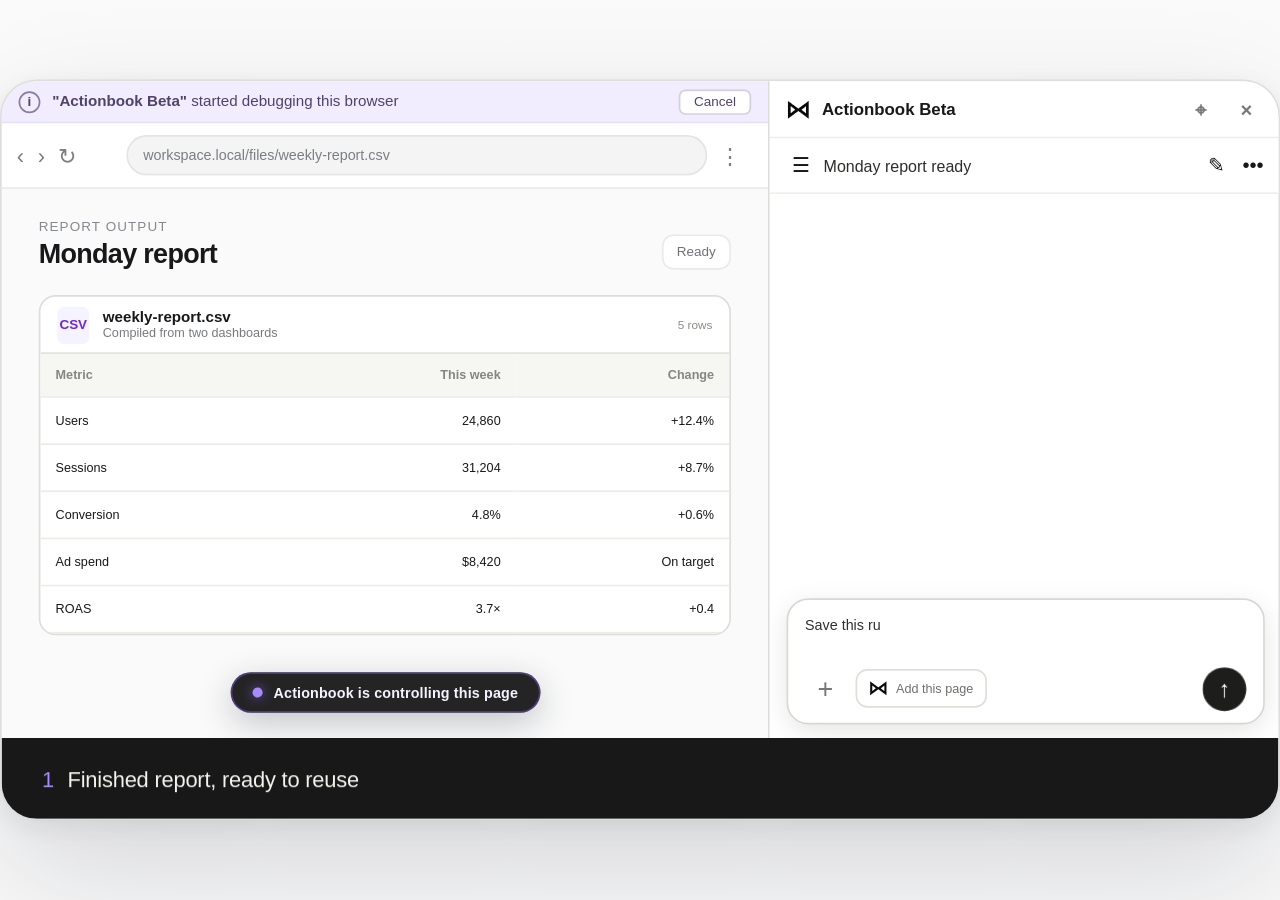
<file: assets/weekly-report-motion.html>
<!doctype html>
<html lang="en">
<head>
<meta charset="utf-8">
<meta name="viewport" content="width=device-width, initial-scale=1">
<title>Actionbook Beta — Monday report Recipe rerun</title>
<style>
  :root {
    color-scheme:light;
    --canvas:#fafafa; --paper:#ffffff; --white:#fff; --ink:#18181b;
    --muted:#71717a; --soft:#f4f4f5; --line:rgba(24,24,27,.09); --green:#16845b;
    --violet:#7c3aed; --violet-soft:#f5f3ff;
  }
  * { box-sizing:border-box; }
  html,body { width:100%; height:100%; margin:0; overflow:hidden; }
  body {
    display:grid; place-items:center; background:var(--canvas);
    color:var(--ink); font-family:Geist,-apple-system,BlinkMacSystemFont,"Segoe UI",sans-serif;
    -webkit-font-smoothing:antialiased;
  }
  button { font:inherit; }
  .viewport { width:100vw; height:100vh; display:grid; place-items:center; overflow:hidden; }
  .stage {
    position:relative; width:760px; height:440px; overflow:hidden;
    border:1px solid rgba(24,24,27,.10); border-radius:22px;
    background:#f5f5f4; box-shadow:0 32px 80px rgba(15,23,42,.15),0 4px 14px rgba(15,23,42,.07);
    transform-origin:center;
  }
  .work-area { position:absolute; inset:0 0 48px 0; display:grid; grid-template-columns:456px 304px; }
  .browser { position:relative; min-width:0; overflow:hidden; background:#f7f7f5; border-right:1px solid rgba(24,24,27,.12); }
  .debug-banner {
    height:25px; display:flex; align-items:center; gap:7px; padding:0 10px;
    background:#f1edff; border-bottom:1px solid #e5defd; color:#504268; font-size:9px;
  }
  .debug-banner .info {
    width:13px; height:13px; display:grid; place-items:center; border:1px solid #8b7ca5;
    border-radius:50%; font-size:8px; font-weight:700;
  }
  .debug-banner b { font-weight:650; }
  .debug-banner .cancel {
    margin-left:auto; border:1px solid rgba(80,66,104,.24); border-radius:4px; background:#fff;
    padding:2px 8px; color:#504268; font-size:8px;
  }
  .browser-chrome {
    height:39px; display:grid; grid-template-columns:58px 1fr 20px; align-items:center; gap:7px;
    padding:0 9px; background:#fff; border-bottom:1px solid var(--line);
  }
  .nav-icons { display:flex; gap:8px; align-items:center; color:#7a7d82; font-size:13px; }
  .address {
    height:24px; display:flex; align-items:center; padding:0 10px; border-radius:12px;
    background:#f4f4f5; color:#7a7d82; box-shadow:inset 0 0 0 1px rgba(24,24,27,.07); font-size:8.5px;
  }
  .browser-page { position:absolute; left:0; right:0; top:64px; bottom:0; overflow:hidden; background:#fafafa; }
  .page {
    position:absolute; inset:0; padding:18px 22px 26px; opacity:0; transform:translateY(8px);
    will-change:opacity,transform,filter;
  }
  .page.is-visible { pointer-events:auto; }
  .page-head { display:flex; align-items:flex-end; justify-content:space-between; margin-bottom:15px; }
  .eyebrow { color:#85888d; font-size:8px; letter-spacing:.08em; text-transform:uppercase; }
  .page-title { margin-top:3px; font-size:16px; font-weight:650; letter-spacing:-.025em; }
  .date-chip { padding:5px 8px; border:1px solid var(--line); border-radius:7px; background:#fff; color:#6f7277; font-size:8px; }
  .stat-grid { display:grid; grid-template-columns:repeat(3,1fr); gap:8px; }
  .stat-card { padding:10px; border:1px solid #e4e4e7; border-radius:10px; background:#fff; }
  .stat-label { color:#777a7f; font-size:7.5px; }
  .stat-value { margin-top:6px; font-size:16px; font-weight:650; letter-spacing:-.03em; font-variant-numeric:tabular-nums; }
  .delta { margin-top:2px; color:#2e956d; font-size:7px; }
  .chart-card { margin-top:10px; padding:11px; border:1px solid #e4e4e7; border-radius:10px; background:#fff; }
  .chart-title { font-size:8.5px; font-weight:600; }
  .bars { height:95px; margin-top:8px; display:flex; align-items:flex-end; gap:8px; border-bottom:1px solid #e9e9e5; }
  .bar { flex:1; height:var(--h); border-radius:3px 3px 0 0; background:#222; transform-origin:bottom; }
  .bar.muted { background:#d4d4d8; }
  .ads-rows { margin-top:10px; display:grid; gap:7px; }
  .ad-row { display:grid; grid-template-columns:76px 1fr 28px; align-items:center; gap:8px; color:#64655f; font-size:7.5px; }
  .track { height:7px; border-radius:4px; background:#ececef; overflow:hidden; }
  .fill { width:var(--w); height:100%; border-radius:inherit; background:#242424; transform-origin:left; }
  .csv-shell { border:1px solid #deded9; border-radius:10px; overflow:hidden; background:#fff; }
  .csv-toolbar { height:34px; display:flex; align-items:center; gap:8px; padding:0 10px; border-bottom:1px solid #e1e1dd; }
  .csv-icon { width:19px; height:22px; display:grid; place-items:center; border-radius:4px; background:#f5f3ff; color:#6d28d9; font-size:8px; font-weight:750; }
  .csv-name { font-size:9px; font-weight:650; }
  .csv-meta { margin-left:auto; color:#8b8c86; font-size:7px; }
  table { width:100%; border-collapse:collapse; font-size:7.5px; }
  th,td { height:28px; padding:0 9px; text-align:left; border-bottom:1px solid #ecece8; font-variant-numeric:tabular-nums; }
  th { height:25px; background:#f6f6f3; color:#858680; font-weight:550; }
  td:nth-child(n+2),th:nth-child(n+2) { text-align:right; }
  .csv-row { opacity:0; transform:translateY(6px); }
  .control-pill {
    position:absolute; z-index:9; left:50%; bottom:15px; transform:translateX(-50%);
    display:flex; align-items:center; gap:7px; padding:7px 13px; border-radius:999px;
    background:rgba(23,23,23,.94); color:#f5f3ff; font-size:8.5px; font-weight:650;
    letter-spacing:.01em; white-space:nowrap; box-shadow:0 6px 20px rgba(15,23,42,.24),inset 0 0 0 1px rgba(139,92,246,.42);
  }
  .control-dot { width:6px; height:6px; border-radius:50%; background:#a78bfa; box-shadow:0 0 7px rgba(139,92,246,.78); }

  .panel { position:relative; overflow:hidden; background:var(--paper); }
  .panel-brand {
    height:34px; display:flex; align-items:center; gap:7px; padding:0 10px;
    border-bottom:1px solid #ecece8; background:#fff; font-size:10px; font-weight:650;
  }
  .brand-mark { width:14px; height:14px; object-fit:contain; }
  .panel-brand .actions { margin-left:auto; display:flex; align-items:center; gap:5px; color:#777873; }
  .icon-btn { width:22px; height:22px; display:grid; place-items:center; border:0; border-radius:6px; background:transparent; color:inherit; font-size:12px; padding:0; }
  .taskbar {
    height:33px; display:grid; grid-template-columns:22px minmax(0,1fr) 20px 20px; align-items:center; gap:2px;
    padding:0 8px; border-bottom:1px solid #efefeb; background:#fff; font-size:9.5px;
  }
  .task-title { overflow:hidden; text-overflow:ellipsis; white-space:nowrap; color:#2d2d2b; }
  .transcript { position:absolute; left:0; right:0; top:67px; bottom:123px; overflow:hidden; padding:6px 12px 3px; }
  .thread { position:relative; }
  .log-entry {
    position:relative; display:grid; grid-template-columns:18px 1fr; gap:7px; min-height:27px;
    opacity:0; transform:translateY(7px);
  }
  .log-entry:not(:last-child)::after {
    content:""; position:absolute; left:8.5px; top:17px; bottom:-1px; width:1px; background:#deded9;
  }
  .log-icon {
    position:relative; z-index:1; width:17px; height:17px; display:grid; place-items:center;
    border:1px solid #d8d8d3; border-radius:50%; background:#fbfbfa; color:#6f706b; font-size:8px;
  }
  .log-copy { padding-top:0; font-size:7.5px; line-height:1.25; }
  .log-copy b { color:#292a27; font-weight:650; }
  .log-copy span { color:#8a8b85; }
  .assistant-message {
    margin:1px 0 5px 25px; color:#40413e; font-size:8px; line-height:1.32;
    opacity:0; transform:translateY(7px);
  }
  .artifact {
    margin-left:25px; display:grid; grid-template-columns:34px 1fr 47px; align-items:center; gap:9px;
    min-height:49px; padding:6px 7px; border:1px solid #deded9; border-radius:10px; background:#fff;
    opacity:0; transform:translateY(9px); box-shadow:0 1px 2px rgba(0,0,0,.02);
  }
  .doc-icon { position:relative; width:27px; height:31px; padding:7px 5px; border:1px solid #ddd6fe; border-radius:6px; background:#f5f3ff; }
  .doc-icon::before,.doc-icon::after { content:""; display:block; height:2px; margin-bottom:4px; border-radius:2px; background:#8b5cf6; }
  .doc-icon::after { width:65%; }
  .file-title { font-size:8.5px; font-weight:700; }
  .file-type { margin-top:2px; color:#898a84; font-size:7.5px; }
  .preview-btn { padding:5px 7px; border:1px solid #d7d7d2; border-radius:6px; background:#fff; color:#373835; font-size:7.5px; font-weight:600; }
  .reply-actions {
    margin:3px 0 0 25px; display:flex; align-items:center; gap:7px; color:#a2a39d;
    opacity:0; transform:translateY(5px);
  }
  .copy-icon { width:12px; height:12px; position:relative; }
  .copy-icon::before,.copy-icon::after { content:""; position:absolute; width:7px; height:8px; border:1px solid currentColor; border-radius:2px; }
  .copy-icon::before { left:1px; top:1px; } .copy-icon::after { left:4px; top:4px; background:#fbfbfa; }
  .stars { display:flex; gap:2px; font-size:11px; line-height:1; letter-spacing:-1px; }
  .progress {
    position:absolute; left:10px; right:10px; bottom:88px; height:31px; display:grid;
    grid-template-columns:18px minmax(0,1fr) 27px 15px; align-items:center; gap:6px;
    padding:0 9px; border:1px solid #dcdcd7; border-radius:10px; background:#fff;
    box-shadow:0 4px 15px rgba(0,0,0,.06); opacity:0; transform:translateY(6px);
  }
  .progress-check { width:16px; height:16px; display:grid; place-items:center; border-radius:50%; background:#e8f7ef; color:var(--green); font-size:10px; font-weight:800; }
  .progress-summary { overflow:hidden; text-overflow:ellipsis; white-space:nowrap; font-size:8px; color:#3f403c; }
  .progress-count { color:#888983; font-size:7.5px; font-variant-numeric:tabular-nums; }
  .progress-chevron { color:#8d8e88; font-size:11px; }
  .composer {
    position:absolute; left:10px; right:10px; bottom:8px; height:75px; padding:10px 10px 8px;
    border:1px solid #d8d8d3; border-radius:13px; background:#fff;
    box-shadow:0 4px 16px rgba(0,0,0,.10);
  }
  .composer-text { height:29px; color:#8b8c86; font-size:8.5px; line-height:1.35; }
  .composer-text.typing { color:#30312e; }
  .caret { display:inline-block; width:1px; height:10px; margin-left:1px; vertical-align:-2px; background:#222; opacity:0; }
  .composer-tools { display:flex; align-items:center; height:27px; gap:6px; }
  .plus-btn { width:24px; height:24px; display:grid; place-items:center; border:0; border-radius:50%; background:transparent; color:#777873; font-size:16px; }
  .page-chip {
    display:flex; align-items:center; gap:5px; height:23px; padding:0 7px; border:1px solid #dfdfda;
    border-radius:7px; color:#6f706b; font-size:7.5px; white-space:nowrap;
  }
  .page-chip img { width:11px; height:11px; }
  .send-btn {
    margin-left:auto; width:26px; height:26px; display:grid; place-items:center; border:0;
    border-radius:50%; background:#1d1d1b; color:#fff; font-size:14px; line-height:1;
    opacity:.32; transform:scale(.96);
  }
  .send-btn.active { opacity:1; }
  .transcript .thread { height:100%; }
  .recipe-flow-card {
    position:absolute; left:0; right:0; top:0; padding:10px;
    border:1px solid #dcdcd7; border-radius:11px; background:#fff;
    box-shadow:0 1px 2px rgba(0,0,0,.02); opacity:0; transform:translateY(8px);
  }
  .recipe-label { color:#242424; font-size:8px; font-weight:650; }
  .recipe-flow-card h3 { margin:8px 0 0; font-size:9.5px; line-height:1.35; }
  .recipe-section { margin-top:9px; }
  .recipe-section-title { margin-bottom:4px; color:#858680; font-size:7px; }
  .recipe-copy { color:#494a46; font-size:7.5px; line-height:1.45; }
  .recipe-option { padding:6px 7px; border:1px solid #e2e2de; border-radius:7px; color:#4e4f4a; font-size:7px; }
  .recipe-check { display:flex; gap:5px; margin-top:4px; color:#4e4f4a; font-size:7px; }
  .recipe-check i { color:var(--violet); font-style:normal; }
  .recipe-actions { display:flex; gap:5px; margin-top:9px; }
  .recipe-primary,.recipe-secondary { height:23px; padding:0 8px; border-radius:6px; font-size:7px; font-weight:650; }
  .recipe-primary { border:1px solid #222; background:#222; color:#fff; }
  .recipe-secondary { border:1px solid #d8d8d3; background:#fff; color:#555650; }
  .recipe-badge {
    margin-left:auto; padding:3px 6px; border:1px solid rgba(124,58,237,.2);
    border-radius:999px; background:var(--violet-soft); color:var(--violet); font-size:6.5px;
  }
  .recipe-title-row { display:flex; align-items:center; }
  .recipe-steps { display:grid; gap:5px; margin-top:8px; }
  .recipe-step { display:grid; grid-template-columns:16px 1fr; gap:6px; align-items:center; color:#52534e; font-size:7px; }
  .recipe-step span:first-child { width:16px; height:16px; display:grid; place-items:center; border:1px solid #deded9; border-radius:50%; color:#858680; }
  #rerun-log { position:absolute; left:0; right:0; top:0; }
  .run-flash { position:absolute; inset:0; z-index:8; pointer-events:none; background:#fff; opacity:0; }
  .caption-strip {
    position:absolute; left:0; right:0; bottom:0; height:48px; display:flex; align-items:center;
    padding:0 24px; background:#171817; color:#f4f3ee; overflow:hidden;
  }
  .caption { position:absolute; left:24px; right:24px; font-size:13px; font-weight:520; letter-spacing:-.01em; opacity:0; transform:translateY(5px); }
  .caption .num { color:#a78bfa; margin-right:8px; font-variant-numeric:tabular-nums; }
  .motion { will-change:opacity,transform; }
  @media (prefers-reduced-motion:reduce) { .caret { display:none; } }
</style>
</head>
<body>
<div class="viewport">
  <main class="stage" id="stage" aria-label="Actionbook turns a Monday report into a reusable Recipe and runs it again">
    <section class="work-area">
      <div class="browser">
        <div class="debug-banner">
          <span class="info">i</span>
          <span><b>"Actionbook Beta"</b> started debugging this browser</span>
          <button class="cancel">Cancel</button>
        </div>
        <div class="browser-chrome">
          <div class="nav-icons"><span>‹</span><span>›</span><span>↻</span></div>
          <div class="address" id="address">workspace.local/overview</div>
          <div class="nav-icons">⋮</div>
        </div>
        <div class="browser-page">
          <section class="page motion" id="overview">
            <div class="page-head">
              <div><div class="eyebrow">Workspace</div><div class="page-title">Overview</div></div>
              <div class="date-chip">This week</div>
            </div>
            <div class="stat-grid">
              <div class="stat-card"><div class="stat-label">Visitors</div><div class="stat-value">—</div><div class="delta">Ready to connect</div></div>
              <div class="stat-card"><div class="stat-label">Campaigns</div><div class="stat-value">—</div><div class="delta">Ready to connect</div></div>
              <div class="stat-card"><div class="stat-label">Reports</div><div class="stat-value">4</div><div class="delta">Updated Monday</div></div>
            </div>
            <div class="chart-card"><div class="chart-title">Weekly snapshot</div><div class="bars">
              <div class="bar muted" style="--h:42%"></div><div class="bar muted" style="--h:55%"></div><div class="bar muted" style="--h:48%"></div><div class="bar muted" style="--h:68%"></div><div class="bar muted" style="--h:60%"></div><div class="bar muted" style="--h:76%"></div><div class="bar muted" style="--h:71%"></div>
            </div></div>
          </section>
          <section class="page motion" id="analytics">
            <div class="page-head">
              <div><div class="eyebrow">Analytics</div><div class="page-title">Last 7 days</div></div>
              <div class="date-chip">Jun 15 – Jun 21</div>
            </div>
            <div class="stat-grid">
              <div class="stat-card"><div class="stat-label">Users</div><div class="stat-value">24,860</div><div class="delta">↑ 12.4%</div></div>
              <div class="stat-card"><div class="stat-label">Sessions</div><div class="stat-value">31,204</div><div class="delta">↑ 8.7%</div></div>
              <div class="stat-card"><div class="stat-label">Conversion</div><div class="stat-value">4.8%</div><div class="delta">↑ 0.6%</div></div>
            </div>
            <div class="chart-card"><div class="chart-title">Daily users</div><div class="bars">
              <div class="bar" style="--h:42%"></div><div class="bar" style="--h:55%"></div><div class="bar" style="--h:48%"></div><div class="bar" style="--h:68%"></div><div class="bar" style="--h:60%"></div><div class="bar" style="--h:86%"></div><div class="bar" style="--h:74%"></div>
            </div></div>
          </section>
          <section class="page motion" id="ads">
            <div class="page-head">
              <div><div class="eyebrow">Ads Manager</div><div class="page-title">Campaigns</div></div>
              <div class="date-chip">Last 7 days</div>
            </div>
            <div class="stat-grid">
              <div class="stat-card"><div class="stat-label">Spend</div><div class="stat-value">$8,420</div><div class="delta">On target</div></div>
              <div class="stat-card"><div class="stat-label">Clicks</div><div class="stat-value">6,940</div><div class="delta">↑ 9.1%</div></div>
              <div class="stat-card"><div class="stat-label">ROAS</div><div class="stat-value">3.7×</div><div class="delta">↑ 0.4</div></div>
            </div>
            <div class="chart-card"><div class="chart-title">Campaign spend</div><div class="ads-rows">
              <div class="ad-row"><span>Brand search</span><div class="track"><div class="fill" style="--w:84%"></div></div><span>$3.4k</span></div>
              <div class="ad-row"><span>Retargeting</span><div class="track"><div class="fill" style="--w:63%"></div></div><span>$2.2k</span></div>
              <div class="ad-row"><span>New markets</span><div class="track"><div class="fill" style="--w:51%"></div></div><span>$1.7k</span></div>
              <div class="ad-row"><span>Creative test</span><div class="track"><div class="fill" style="--w:35%"></div></div><span>$1.1k</span></div>
            </div></div>
          </section>
          <section class="page motion" id="csv">
            <div class="page-head">
              <div><div class="eyebrow">Report output</div><div class="page-title">Monday report</div></div>
              <div class="date-chip">Ready</div>
            </div>
            <div class="csv-shell">
              <div class="csv-toolbar"><div class="csv-icon">CSV</div><div><div class="csv-name">weekly-report.csv</div><div class="stat-label">Compiled from two dashboards</div></div><div class="csv-meta">5 rows</div></div>
              <table>
                <thead><tr><th>Metric</th><th>This week</th><th>Change</th></tr></thead>
                <tbody>
                  <tr class="csv-row"><td>Users</td><td>24,860</td><td>+12.4%</td></tr>
                  <tr class="csv-row"><td>Sessions</td><td>31,204</td><td>+8.7%</td></tr>
                  <tr class="csv-row"><td>Conversion</td><td>4.8%</td><td>+0.6%</td></tr>
                  <tr class="csv-row"><td>Ad spend</td><td>$8,420</td><td>On target</td></tr>
                  <tr class="csv-row"><td>ROAS</td><td>3.7×</td><td>+0.4</td></tr>
                </tbody>
              </table>
            </div>
          </section>
          <div class="control-pill"><span class="control-dot"></span><span>Actionbook is controlling this page</span></div>
        </div>
        <div class="run-flash" id="run-flash"></div>
      </div>

      <aside class="panel">
        <header class="panel-brand">
          <img class="brand-mark" alt="" src="[data-uri]">
          <span>Actionbook Beta</span>
          <span class="actions"><button class="icon-btn" aria-label="Pin">⌖</button><button class="icon-btn" aria-label="Close">×</button></span>
        </header>
        <div class="taskbar">
          <button class="icon-btn" aria-label="Menu">☰</button>
          <div class="task-title" id="task-title">New task</div>
          <button class="icon-btn" aria-label="Rename">✎</button>
          <button class="icon-btn" aria-label="More">•••</button>
        </div>
        <div class="transcript">
          <div class="thread">
            <div class="recipe-flow-card motion" id="plan-card">
              <div class="recipe-label">Plan your Recipe</div>
              <h3>Weekly analytics report</h3>
              <div class="recipe-section"><div class="recipe-section-title">What it does</div><div class="recipe-copy">Collects weekly analytics and ads metrics, then prepares the Monday report.</div></div>
              <div class="recipe-section"><div class="recipe-section-title">Run options</div><div class="recipe-option">This week → {reporting period}</div></div>
              <div class="recipe-section"><div class="recipe-section-title">Learned from this task</div><div class="recipe-check"><i>✓</i><span>Use the same metrics and report format</span></div></div>
              <div class="recipe-actions"><button class="recipe-primary">Confirm &amp; Create</button><button class="recipe-secondary">Adjust Plan</button></div>
            </div>
            <div class="recipe-flow-card motion" id="saved-card">
              <div class="recipe-title-row"><div class="recipe-label">Recipe</div><div class="recipe-badge">Published</div></div>
              <h3>Weekly analytics report</h3>
              <div class="recipe-copy" style="margin-top:4px">Collect weekly metrics and prepare the Monday report.</div>
              <div class="recipe-steps">
                <div class="recipe-step"><span>1</span><span>Open analytics dashboard</span></div>
                <div class="recipe-step"><span>2</span><span>Collect campaign metrics</span></div>
                <div class="recipe-step"><span>3</span><span>Prepare weekly report</span></div>
              </div>
              <div class="recipe-actions"><button class="recipe-primary" id="use-recipe">↗&nbsp; Use this recipe</button></div>
            </div>
            <div class="log-entry motion" id="rerun-log"><span class="log-icon">↗</span><div class="log-copy"><b>Navigated</b><br><span>Opened this week's analytics</span></div></div>
          </div>
        </div>
        <div class="progress motion" id="progress">
          <div class="progress-check">✓</div><div class="progress-summary" id="progress-summary">Open analytics dashboard</div><div class="progress-count" id="progress-count">1 / 3</div><div class="progress-chevron">⌄</div>
        </div>
        <div class="composer motion" id="composer">
          <div class="composer-text" id="composer-text">Write a message…<span class="caret" id="caret"></span></div>
          <div class="composer-tools">
            <button class="plus-btn">+</button>
            <div class="page-chip"><img alt="" src="[data-uri]"><span>Add this page</span></div>
            <button class="send-btn" id="send-btn">↑</button>
          </div>
        </div>
      </aside>
    </section>
    <footer class="caption-strip">
      <div class="caption motion"><span class="num">1</span>Finished report, ready to reuse</div>
      <div class="caption motion"><span class="num">2</span>Review what it learned</div>
      <div class="caption motion"><span class="num">3</span>Confirm once, reuse the workflow</div>
      <div class="caption motion"><span class="num">4</span>Run it again in one click</div>
    </footer>
  </main>
</div>
<script>
(function(){
  "use strict";
  var DURATION=12;
  var prompt="Save this run as a Recipe.";
  var stage=document.getElementById("stage");
  var report=document.getElementById("csv");
  var rerun=document.getElementById("analytics");
  var overview=document.getElementById("overview");
  var ads=document.getElementById("ads");
  var captions=Array.prototype.slice.call(document.querySelectorAll(".caption"));
  var rows=Array.prototype.slice.call(document.querySelectorAll(".csv-row"));
  var composerText=document.getElementById("composer-text");
  var caret=document.getElementById("caret");
  var sendBtn=document.getElementById("send-btn");
  var taskTitle=document.getElementById("task-title");
  var progress=document.getElementById("progress");
  var progressSummary=document.getElementById("progress-summary");
  var progressCount=document.getElementById("progress-count");
  var address=document.getElementById("address");
  var plan=document.getElementById("plan-card");
  var saved=document.getElementById("saved-card");
  var useRecipe=document.getElementById("use-recipe");
  var rerunLog=document.getElementById("rerun-log");
  var runFlash=document.getElementById("run-flash");
  function clamp(v,a,b){return Math.max(a,Math.min(b,v));}
  function range(t,a,b){return clamp((t-a)/(b-a),0,1);}
  function expo(t){return t===1?1:1-Math.pow(2,-10*t);}
  function show(el,p,y){el.style.opacity=p.toFixed(3);el.style.transform="translateY("+((1-p)*y).toFixed(2)+"px)";}
  function render(t){
    t=clamp(t,0,DURATION-.001);
    overview.style.opacity=0;
    ads.style.opacity=0;
    for(var c=0;c<captions.length;c++){
      var local=t-c*3;
      var cp=local>=0&&local<3?Math.min(range(local,0,.18),1-range(local,2.82,3)):0;
      show(captions[c],cp,5);
    }
    var typed=range(t,.35,1.72);
    if(t<2.05){
      var count=Math.floor(prompt.length*typed);
      composerText.className="composer-text typing";
      composerText.firstChild.nodeValue=prompt.slice(0,count);
      caret.style.opacity=(t>.35&&Math.floor(t*4)%2===0)?1:0;
      sendBtn.classList.toggle("active",count>0);
      sendBtn.style.transform="scale("+(count>0?1:.96)+")";
    } else {
      composerText.className="composer-text";
      composerText.firstChild.nodeValue="Write a message…";
      caret.style.opacity=0;
      sendBtn.classList.remove("active");
      sendBtn.style.transform="scale(.96)";
    }
    taskTitle.textContent=t<1.95?"Monday report ready":(t<9.55?"Create a weekly report Recipe":"Run Weekly analytics report");
    var planIn=range(t,3.06,3.42);
    var planOut=1-range(t,6.14,6.48);
    show(plan,Math.min(planIn,planOut),8);
    var savedIn=range(t,6.28,6.68);
    var savedOut=1-range(t,9.35,9.62);
    show(saved,Math.min(savedIn,savedOut),8);
    useRecipe.style.boxShadow=t>8.15&&t<9.5?"0 0 0 3px rgba(124,58,237,.16)":"none";
    var run=range(t,9.48,9.78);
    report.style.opacity=(1-run).toFixed(3);
    report.style.transform="translateY("+(-4*run).toFixed(2)+"px)";
    report.style.filter="none";
    rerun.style.opacity=run.toFixed(3);
    rerun.style.transform="translateY("+((1-expo(run))*8).toFixed(2)+"px)";
    rerun.style.filter="none";
    address.textContent=t<9.55?"workspace.local/files/weekly-report.csv":"workspace.local/analytics/this-week";
    runFlash.style.opacity=t>9.42&&t<9.68?(Math.sin(range(t,9.42,9.68)*Math.PI)*.42).toFixed(3):0;
    show(rerunLog,range(t,9.72,10.08),7);
    show(progress,t<9.62?0:range(t,9.66,9.94),6);
    progressSummary.textContent="Running Weekly analytics report";
    progressCount.textContent="1 / 3";
    for(var r=0;r<rows.length;r++){
      rows[r].style.opacity=1;
      rows[r].style.transform="none";
    }
  }
  function fit(){
    var scale=Math.min(window.innerWidth/760,window.innerHeight/440,1.7);
    stage.style.position="absolute";
    stage.style.left="50%";
    stage.style.top="50%";
    stage.style.transform="translate(-50%,-50%) scale("+scale+")";
  }
  window.addEventListener("resize",fit);fit();
  var reduced=window.matchMedia("(prefers-reduced-motion: reduce)").matches;
  var time=reduced?DURATION-.35:0,playing=false,lastTick=null;
  function tick(now){
    if(lastTick===null){
      lastTick=now;window.__ready=true;render(0);requestAnimationFrame(tick);return;
    }
    var dt=(now-lastTick)/1000;lastTick=now;
    if(playing){
      time+=dt;
      if(time>=DURATION){
        time=window.__recording?DURATION-.001:0;
      }
      render(time);
    }
    requestAnimationFrame(tick);
  }
  window.__seek=function(t){time=clamp(Number(t)||0,0,DURATION-.001);lastTick=performance.now();render(time);};
  window.__playing=false;
  window.__pause=function(){playing=false;window.__playing=false;document.body.dataset.playing="false";};
  window.__play=function(){
    if(reduced){render(DURATION-.35);return;}
    playing=true;window.__playing=true;document.body.dataset.playing="true";lastTick=null;
  };
  window.__motionDuration=DURATION;
  window.__reducedMotion=reduced;
  window.addEventListener("message",function(event){
    if(event.data==="actionbook:pause") window.__pause();
    if(event.data==="actionbook:play") window.__play();
  });
  document.fonts.ready.then(function(){
    render(time);
    playing=!reduced;
    window.__playing=playing;
    document.body.dataset.playing=String(playing);
    document.body.dataset.reducedMotion=String(reduced);
    requestAnimationFrame(tick);
  });
})();
</script>
</body>
</html>
</file>
